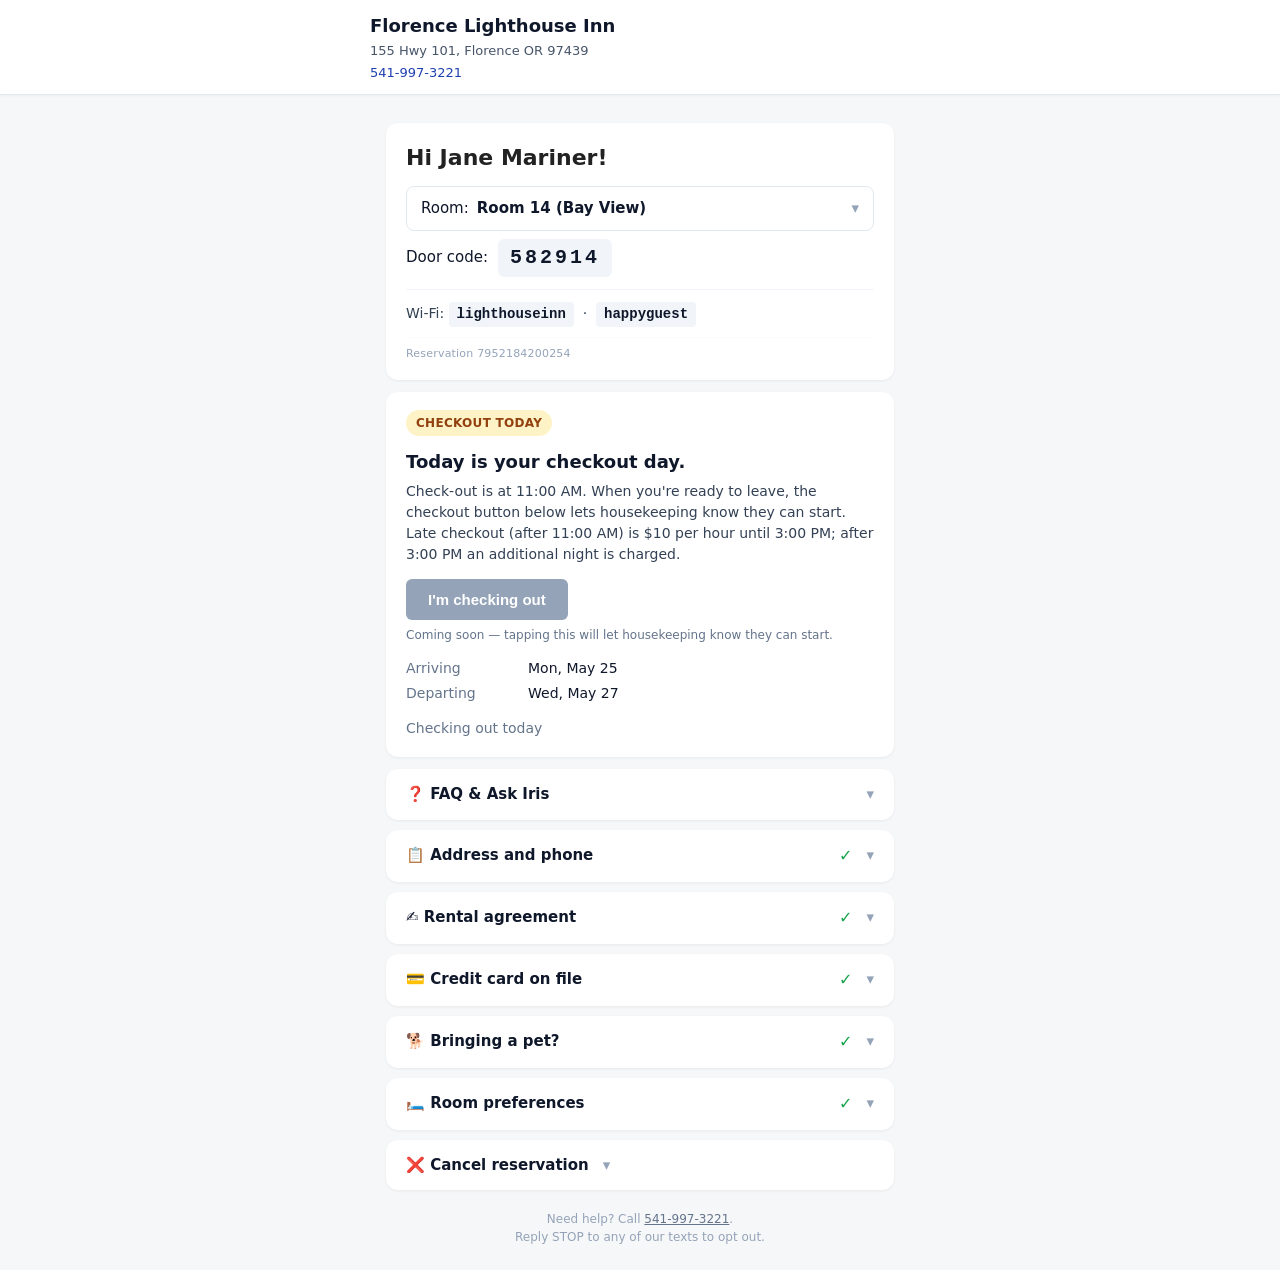
<file: backend/portal_sample_departing_today.html>
<!doctype html>
<html lang="en">
<head>
<meta charset="utf-8" />
<meta name="viewport" content="width=device-width, initial-scale=1" />
<title>Florence Lighthouse Inn — Your stay</title>
<style>
* { box-sizing: border-box; }
body { font-family: -apple-system, BlinkMacSystemFont, "Segoe UI", system-ui, sans-serif;
       background: #f6f7f9; color: #222; margin: 0; padding: 0;
       line-height: 1.5; }
.hotel-header { position: sticky; top: 0; z-index: 10; background: #fff;
                border-bottom: 1px solid #e2e8f0;
                box-shadow: 0 1px 3px rgba(0,0,0,0.04);
                padding: 12px 16px; }
.hotel-header-inner { max-width: 540px; margin: 0 auto; }
.hotel-name { font-size: 18px; font-weight: 700; color: #0f172a; }
.hotel-name a { color: inherit; text-decoration: none; }
.hotel-name a:hover { text-decoration: underline; }
.hotel-meta { font-size: 13px; color: #475569; margin-top: 2px; }
.hotel-meta a { color: inherit; text-decoration: none; }
.hotel-meta a[href^="tel:"] { color: #1e40af; }
.hotel-meta a:hover { text-decoration: underline; }
/* Welcome box: greeting + room/door-code/wifi consolidated into one section.
   Replaces the old separate Room & door code / WiFi / Your info accordions. */
.welcome-box { padding-top: 14px; padding-bottom: 14px; }
.welcome-box h1 { margin: 0 0 12px; }
.welcome-room { margin: 4px 0 12px; }
.welcome-room .door-code-line { font-size: 15px; color: #0f172a; margin: 8px 0 0;
                                display: flex; align-items: center; gap: 10px; flex-wrap: wrap; }
.welcome-room .door-code-line .code-pill { font-family: ui-monospace, SFMono-Regular, Menlo, monospace;
    font-size: 20px; font-weight: 700; letter-spacing: 3px;
    background: #f1f5f9; border-radius: 6px; padding: 4px 12px; color: #0f172a; user-select: all; }
.welcome-room details.room-directions { background: transparent; box-shadow: none;
    border: 1px solid #e2e8f0; border-radius: 8px; margin: 0; }
.welcome-room details.room-directions > summary { padding: 10px 14px; font-size: 15px;
    color: #0f172a; font-weight: 500; cursor: pointer; }
.welcome-room details.room-directions > summary strong { font-weight: 700; }
.welcome-room details.room-directions > summary::after { content: "\25BE"; margin-left: auto;
    color: #94a3b8; transition: transform 0.15s ease; }
.welcome-room details.room-directions[open] > summary::after { transform: rotate(180deg); }
.welcome-room details.room-directions > summary { display: flex; align-items: center; gap: 8px; }
.welcome-room details.room-directions > summary::-webkit-details-marker { display: none; }
.welcome-room details.room-directions > summary:hover { background: #f8fafc; }
.welcome-room details.room-directions .directions-body { padding: 4px 14px 14px; color: #334155;
    font-size: 14px; }
.welcome-wifi { font-size: 14px; color: #334155; margin: 12px 0 0;
                padding-top: 12px; border-top: 1px solid #f1f5f9; }
.welcome-wifi .wifi-creds { font-family: ui-monospace, SFMono-Regular, Menlo, monospace;
                            background: #f1f5f9; border-radius: 4px; padding: 2px 8px;
                            user-select: all; font-weight: 600; color: #0f172a; }
/* Tiny reservation-ID line at the bottom of the welcome box. Out of the
   way but findable if support needs the number. */
.welcome-resid { font-size: 11px; color: #94a3b8; margin: 10px 0 0;
                 padding-top: 8px; border-top: 1px solid #f8fafc; letter-spacing: 0.2px; }
.wrap { max-width: 540px; margin: 0 auto; padding: 16px; }
h1 { font-size: 22px; margin: 0 0 8px; }
.section { background: #fff; border-radius: 12px; padding: 18px 20px; margin: 12px 0;
           box-shadow: 0 1px 3px rgba(0,0,0,0.06); }
.section h2 { font-size: 16px; margin: 0 0 10px; color: #0f172a; display: flex; align-items: center; gap: 8px; }
.section h2 .icon { font-size: 18px; }
.section p { margin: 6px 0; color: #334155; font-size: 14px; }
.kv { display: grid; grid-template-columns: 110px 1fr; gap: 4px 12px; font-size: 14px; }
.kv dt { color: #64748b; font-weight: 500; }
.kv dd { margin: 0; color: #0f172a; }
.wifi-creds { font-family: ui-monospace, SFMono-Regular, Menlo, monospace;
              background: #f1f5f9; border-radius: 6px; padding: 6px 10px;
              display: inline-block; user-select: all; }
.code-display { font-family: ui-monospace, SFMono-Regular, Menlo, monospace;
                font-size: 28px; font-weight: 700; letter-spacing: 4px;
                background: #f1f5f9; border-radius: 8px; padding: 10px 16px;
                display: inline-block; color: #0f172a; user-select: all; }
.badge { display: inline-block; font-size: 12px; font-weight: 600; padding: 4px 10px;
         border-radius: 999px; letter-spacing: 0.3px; text-transform: uppercase; }
.badge.info    { background: #dbeafe; color: #1e40af; }
.badge.primary { background: #dcfce7; color: #166534; }
.badge.warn    { background: #fef3c7; color: #92400e; }
.badge.muted   { background: #e2e8f0; color: #475569; }
.badge.ok      { background: #dcfce7; color: #166534; }
.headline { font-size: 18px; font-weight: 600; color: #0f172a; margin: 12px 0 6px; }
.countdown { font-size: 14px; color: #1e40af; font-weight: 600; margin-top: 4px; }
.countdown.muted { color: #64748b; font-weight: 500; }
/* Native <details>/<summary> accordion. No JS. */
details.accord { background: #fff; border-radius: 12px; margin: 10px 0;
                 box-shadow: 0 1px 3px rgba(0,0,0,0.06); overflow: hidden; }
details.accord > summary { list-style: none; cursor: pointer; padding: 14px 20px;
                           font-weight: 600; color: #0f172a; font-size: 15px;
                           display: flex; align-items: center; gap: 10px; }
details.accord > summary::-webkit-details-marker { display: none; }
details.accord > summary .accord-title { flex: 1; }
details.accord > summary .accord-check { color: #16a34a; font-weight: 700;
                                          font-size: 16px; display: none; }
details.accord.complete > summary .accord-check { display: inline-block; }
details.accord > summary::after { content: "\25BE"; margin-left: 4px; color: #94a3b8;
                                  transition: transform 0.15s ease; }
details.accord[open] > summary::after { transform: rotate(180deg); }
details.accord > summary:hover { background: #f8fafc; }
.accord-body { padding: 4px 20px 18px; color: #334155; font-size: 14px; }
.accord-body p { margin: 6px 0; }
.accord-body .hint { color: #64748b; font-style: italic; }
.coming-soon ul { margin: 4px 0 0; padding-left: 20px; color: #64748b; }
.coming-soon li { margin: 4px 0; }
.gated-prompt { background: #fef3c7; border-left: 3px solid #f59e0b;
                padding: 10px 14px; border-radius: 6px; margin: 6px 0;
                color: #78350f; font-size: 14px; }
.saved-banner { background: #dcfce7; border-left: 3px solid #16a34a;
                padding: 10px 14px; border-radius: 6px; margin: 0 0 12px;
                color: #14532d; font-size: 14px; font-weight: 500; }
form.contact label { display: block; font-size: 13px; font-weight: 500;
                     color: #475569; margin: 10px 0 4px; }
form.contact input[type="text"],
form.contact input[type="tel"],
form.contact input[type="email"] {
    width: 100%; padding: 9px 11px; font-size: 15px;
    border: 1px solid #cbd5e1; border-radius: 6px; box-sizing: border-box;
}
/* Browser-native validation: a non-empty tel/email that doesn't match its
   pattern (or type=email format) renders red. Empty optional fields stay
   :valid -- pattern only fires when there's a value. */
form.contact input[type="tel"]:invalid,
form.contact input[type="email"]:invalid,
form.contact input.server-invalid {
    border-color: #ef4444; background: #fef2f2;
}
form.contact .row { display: grid; grid-template-columns: 2fr 1fr 1fr; gap: 8px; }
form.contact .row label { grid-column: span 1; }
form.contact .consent-block { background: #f8fafc; border-radius: 8px;
                              padding: 12px 14px; margin-top: 14px;
                              font-size: 13px; color: #334155; }
form.contact .consent-block label { display: flex; gap: 8px; align-items: flex-start;
                                    cursor: pointer; margin: 0; font-weight: 500;
                                    color: #0f172a; font-size: 14px; }
form.contact .consent-block input[type="checkbox"] { margin-top: 3px; }
form.contact .consent-fine { color: #64748b; margin-top: 6px; font-size: 12px;
                             line-height: 1.45; }
form.contact button { margin-top: 14px; width: 100%; padding: 12px;
                      background: #2563eb; color: white; border: 0;
                      border-radius: 6px; font-size: 15px; font-weight: 600;
                      cursor: pointer; }
form.contact button:hover { background: #1d4ed8; }
form.contact.pet label.pet-choice { display: flex; align-items: center;
    gap: 10px; margin: 8px 0; padding: 10px 12px; cursor: pointer;
    font-weight: 500; color: #0f172a; font-size: 14px;
    border: 1px solid #e2e8f0; border-radius: 8px; background: #fff; }
form.contact.pet label.pet-choice:hover { background: #f8fafc; }
form.contact.pet label.pet-choice em { color: #64748b; font-style: normal; }
form.contact.sign .agreement-text { font-size: 13px; color: #334155;
    background: #f8fafc; border-radius: 8px; padding: 12px 14px;
    max-height: 240px; overflow-y: auto; white-space: pre-wrap;
    border: 1px solid #e2e8f0; margin: 8px 0 14px; }
form.contact.sign .sig-wrap { position: relative; border: 1px solid #cbd5e1;
    border-radius: 8px; background: #fff; }
form.contact.sign canvas.sig-pad { display: block; width: 100%;
    height: 160px; touch-action: none; cursor: crosshair;
    border-radius: 8px; }
form.contact.sign .sig-clear { position: absolute; top: 6px; right: 6px;
    background: #fff; border: 1px solid #cbd5e1; color: #475569;
    font-size: 12px; padding: 4px 10px; border-radius: 6px;
    cursor: pointer; }
form.contact.sign .sig-clear:hover { background: #f1f5f9; }
form.contact.sign .sig-hint { font-size: 12px; color: #94a3b8;
    margin-top: 4px; }
.signed-summary { background: #f0fdf4; border-left: 3px solid #16a34a;
    border-radius: 8px; padding: 12px 14px; color: #14532d; font-size: 14px; }
.signed-summary p { margin: 4px 0; }
.signed-summary .label { color: #16a34a; font-weight: 700;
    font-size: 13px; text-transform: uppercase; letter-spacing: 0.5px; }
.card-list { margin: 6px 0 14px; }
.card-row { display: flex; align-items: center; gap: 10px;
    border: 1px solid #e2e8f0; border-radius: 8px; padding: 10px 14px;
    margin: 6px 0; background: #fff; font-size: 14px; }
.card-row.virtual { border-color: #fbbf24; background: #fffbeb; }
.card-brand { font-weight: 600; color: #0f172a; min-width: 70px; }
.card-last4 { font-family: ui-monospace, SFMono-Regular, Menlo, monospace;
    color: #475569; letter-spacing: 1px; }
.card-tag { margin-left: auto; font-size: 12px; padding: 2px 8px;
    border-radius: 999px; font-weight: 600; }
.card-tag.ok { background: #dcfce7; color: #166534; }
.card-tag.warn { background: #fef3c7; color: #92400e; }
.card-info { font-size: 13px; color: #475569; margin: 6px 0 10px; }
#stripe-card-element { padding: 11px 12px; border: 1px solid #cbd5e1;
    border-radius: 6px; background: #fff; }
#stripe-card-error { color: #b91c1c; font-size: 13px; min-height: 18px;
    margin-top: 6px; }
.add-card-btn { display: inline-block; padding: 12px 22px;
    background: #2563eb; color: white; border-radius: 6px;
    font-size: 15px; font-weight: 600; text-decoration: none;
    margin-top: 6px; cursor: pointer; }
.add-card-btn:hover { background: #1d4ed8; }
.card-link-frame { width: 100%; height: 700px; border: 1px solid #cbd5e1;
    border-radius: 8px; margin-top: 16px; background: #fff; }
.card-link-fallback { background: #fef3c7; border-left: 3px solid #f59e0b;
    border-radius: 6px; padding: 12px 14px; margin-top: 16px;
    color: #78350f; font-size: 14px; }
.card-link-loading { padding: 40px 20px; text-align: center; color: #64748b; }
.card-link-loading .spinner {
    display: inline-block; width: 32px; height: 32px;
    border: 3px solid #e2e8f0; border-top-color: #2563eb;
    border-radius: 50%; animation: spin 0.8s linear infinite;
    margin-bottom: 10px;
}
@keyframes spin { to { transform: rotate(360deg); } }
/* Inline checkout button -- rendered in the status section on
   departing_today, not as a standalone accordion. */
.checkout-action { margin: 14px 0 6px; }
.checkout-btn { display: inline-block; padding: 12px 22px; background: #16a34a;
    color: white; border: 0; border-radius: 6px; font-size: 15px;
    font-weight: 600; cursor: pointer; }
.checkout-btn:disabled { background: #94a3b8; cursor: not-allowed; }
.checkout-btn:hover:not(:disabled) { background: #15803d; }
.checkout-action .hint { color: #64748b; font-size: 12px; margin-top: 6px; }
/* Room preferences -- two-zone drag-and-drop. Sortable.js handles the
   actual dragging; this just styles the zones + cards. */
.prefs-intro { color: #475569; font-size: 13px; margin: 4px 0 12px; }
.prefs-zones { display: grid; grid-template-columns: 1fr; gap: 14px; }
.prefs-zone { background: #f8fafc; border: 1px solid #e2e8f0;
    border-radius: 10px; padding: 12px 12px 14px; }
.prefs-zone h3 { margin: 0 0 8px; font-size: 13px; font-weight: 700;
    color: #334155; text-transform: uppercase; letter-spacing: 0.5px; }
.prefs-zone.matters h3 { color: #0f172a; }
.prefs-zone.matters { background: #ecfeff; border-color: #a5f3fc; }
.prefs-list { list-style: none; margin: 0; padding: 0; min-height: 36px; }
.prefs-list:empty::after { content: attr(data-empty); display: block;
    color: #94a3b8; font-style: italic; font-size: 13px;
    padding: 8px 6px; }
.pref-item { display: flex; align-items: center; gap: 10px;
    background: #fff; border: 1px solid #cbd5e1; border-radius: 8px;
    padding: 9px 12px; margin: 6px 0; cursor: grab;
    user-select: none; -webkit-user-select: none; touch-action: none; }
.pref-item:active { cursor: grabbing; }
.pref-handle { color: #94a3b8; font-size: 16px; line-height: 1;
    font-weight: 700; flex-shrink: 0; }
.pref-label { color: #0f172a; font-size: 14px; font-weight: 600; }
.pref-label small { display: block; color: #64748b; font-size: 12px;
    font-weight: 400; margin-top: 2px; }
.pref-priority { background: #06b6d4; color: #fff; font-size: 11px;
    font-weight: 700; min-width: 22px; height: 22px; border-radius: 999px;
    display: inline-flex; align-items: center; justify-content: center;
    margin-left: auto; flex-shrink: 0; padding: 0 6px; }
.sortable-ghost { opacity: 0.45; }
.sortable-drag { box-shadow: 0 6px 18px rgba(0,0,0,0.15); }
.prefs-form button { margin-top: 14px; width: 100%; padding: 12px;
    background: #2563eb; color: white; border: 0; border-radius: 6px;
    font-size: 15px; font-weight: 600; cursor: pointer; }
.prefs-form button:hover { background: #1d4ed8; }
.prefs-locked-note { font-size: 13px; color: #64748b; font-style: italic;
    margin: 8px 0 12px; }
.prefs-readonly-list { margin: 0; padding-left: 22px; color: #0f172a;
    font-size: 14px; }
.prefs-readonly-list li { margin: 4px 0; }
.prefs-readonly-empty { color: #94a3b8; font-style: italic; font-size: 13px; }
/* FAQ + Ask Iris -- live-matching text input, expandable matches, LLM fallback. */
.faq-intro { color: #475569; font-size: 13px; margin: 4px 0 10px; }
.faq-search { width: 100%; padding: 10px 12px; font-size: 15px;
    border: 1px solid #cbd5e1; border-radius: 8px; box-sizing: border-box;
    background: #fff; }
.faq-search:focus { outline: 2px solid #06b6d4; outline-offset: -1px; }
.faq-status { font-size: 12px; color: #64748b; margin: 4px 2px 8px;
    min-height: 16px; }
.faq-results { margin: 0; padding: 0; list-style: none; }
.faq-result { background: #fff; border: 1px solid #e2e8f0;
    border-radius: 8px; margin: 6px 0; }
.faq-result summary { padding: 10px 14px; cursor: pointer;
    font-size: 14px; font-weight: 600; color: #0f172a;
    display: flex; align-items: center; gap: 8px;
    list-style: none; }
.faq-result summary::-webkit-details-marker { display: none; }
.faq-result summary::after { content: "\25BE"; margin-left: auto;
    color: #94a3b8; transition: transform 0.15s ease; }
.faq-result[open] summary::after { transform: rotate(180deg); }
.faq-result summary:hover { background: #f8fafc; }
.faq-answer { padding: 4px 14px 14px; color: #334155; font-size: 14px;
    line-height: 1.5; white-space: pre-wrap; }
.faq-no-match { color: #64748b; font-size: 13px; margin: 8px 2px;
    font-style: italic; }
.faq-ask-iris-btn { display: none; padding: 11px 18px; margin-top: 6px;
    background: #06b6d4; color: white; border: 0; border-radius: 6px;
    font-size: 14px; font-weight: 600; cursor: pointer; }
.faq-ask-iris-btn:hover { background: #0891b2; }
.faq-ask-iris-btn:disabled { background: #94a3b8; cursor: not-allowed; }
.faq-ask-iris-pending { color: #64748b; font-size: 13px;
    font-style: italic; margin: 8px 2px; display: none; }
.faq-iris-response { display: none; margin-top: 12px; padding: 14px 16px;
    background: #ecfeff; border: 1px solid #a5f3fc; border-radius: 10px; }
.faq-iris-response .iris-label { font-size: 11px; font-weight: 700;
    color: #0891b2; text-transform: uppercase; letter-spacing: 0.5px;
    margin-bottom: 6px; }
.faq-iris-response .iris-answer { color: #0f172a; font-size: 14px;
    line-height: 1.55; white-space: pre-wrap; }
.faq-iris-response .iris-meta { font-size: 11px; color: #64748b;
    margin-top: 8px; }
.faq-blocked { color: #92400e; background: #fef3c7;
    border: 1px solid #fcd34d; border-radius: 8px;
    padding: 10px 14px; font-size: 13px; }
.footer { text-align: center; color: #94a3b8; font-size: 12px; margin: 20px 0 8px; }
.footer a { color: #64748b; }
</style>
</head>
<body><div class="hotel-header"><div class="hotel-header-inner"><div class="hotel-name"><a href="https://www.google.com/maps/search/?api=1&query=Florence+Lighthouse+Inn+155+Hwy+101%2C+Florence+OR+97439" target="_blank" rel="noopener">Florence Lighthouse Inn</a></div><div class="hotel-meta"><a href="https://www.google.com/maps/search/?api=1&query=Florence+Lighthouse+Inn+155+Hwy+101%2C+Florence+OR+97439" target="_blank" rel="noopener">155 Hwy 101, Florence OR 97439</a></div><div class="hotel-meta"><a href="tel:+15419973221">541-997-3221</a></div></div></div><div class="wrap">
<div class="section welcome-box">
    <h1>Hi Jane Mariner!</h1>
    <div class="welcome-room">
        <details class="room-directions"><summary>Room: <strong>Room 14 (Bay View)</strong></summary><div class="directions-body"><p>Directions to your room will appear here. If you can't find it, please call the front desk at <a href="tel:+15419973221">541-997-3221</a>.</p></div></details><div class="door-code-line">Door code: <span class="code-pill">582914</span></div>
    </div>
    <div class="welcome-wifi">
        Wi-Fi: <span class="wifi-creds">lighthouseinn</span>
        &nbsp;·&nbsp; <span class="wifi-creds">happyguest</span>
    </div>
    <div class="welcome-resid">Reservation 7952184200254</div>
</div>

<div class="section">
    <span class="badge warn">Checkout today</span>
    <div class="headline">Today is your checkout day.</div>
    <p>Check-out is at 11:00 AM. When you're ready to leave, the checkout button below lets housekeeping know they can start. Late checkout (after 11:00 AM) is $10 per hour until 3:00 PM; after 3:00 PM an additional night is charged.</p><div class="checkout-action">
    <button type="button" class="checkout-btn" disabled>I'm checking out</button>
    <p class="hint">Coming soon — tapping this will let housekeeping know they can start.</p>
</div>
    <dl class="kv">
        <dt>Arriving</dt><dd>Mon, May 25</dd>
        <dt>Departing</dt><dd>Wed, May 27</dd>
    </dl>
    <div class="countdown muted">Checking out today</div>
</div>

<details class="accord " id="faq-section" >
    <summary>
        <span class="accord-title">❓ FAQ &amp; Ask Iris</span>
        <span class="accord-check" aria-label="completed">✓</span>
    </summary>
    <div class="accord-body">
<p class="faq-intro">Ask anything about the hotel, the area, or your stay. Start typing and we'll try to find the answer below.</p>
<input type="text" id="faq-search" class="faq-search"
       placeholder="Type a question..." autocomplete="off"
       aria-label="Ask a question" />
<div id="faq-status" class="faq-status" aria-live="polite"></div>
<ul id="faq-results" class="faq-results"></ul>
<p id="faq-no-match" class="faq-no-match" style="display:none">
    No FAQ entry matched your question.
</p>
<p id="faq-ask-iris-pending" class="faq-ask-iris-pending"></p>
<button type="button" id="faq-ask-iris-btn" class="faq-ask-iris-btn">
    Ask Iris (longer answer)
</button>
<div id="faq-blocked" class="faq-blocked" style="display:none"></div>
<div id="faq-iris-response" class="faq-iris-response" role="status" aria-live="polite">
    <div class="iris-label">Iris</div>
    <div class="iris-answer"></div>
    <div class="iris-meta"></div>
</div>
<script>
(function() {
    const MATCH_URL = "/g/SAMPLETOKEN/faq-match";
    const ASK_URL = "/g/SAMPLETOKEN/ask-iris";
    const LOG_TAP_URL = "/g/SAMPLETOKEN/log-faq-tap";
    const input = document.getElementById('faq-search');
    const status = document.getElementById('faq-status');
    const results = document.getElementById('faq-results');
    const noMatch = document.getElementById('faq-no-match');
    const askBtn = document.getElementById('faq-ask-iris-btn');
    const askPending = document.getElementById('faq-ask-iris-pending');
    const blocked = document.getElementById('faq-blocked');
    const respBox = document.getElementById('faq-iris-response');
    const respAnswer = respBox.querySelector('.iris-answer');
    const respMeta = respBox.querySelector('.iris-meta');
    if (!input) return;

    let debounceTimer = null;
    let askButtonTimer = null;
    let currentQuestion = '';
    let currentState = null;  // last throttle state from server

    function escapeHtml(s) {
        return String(s == null ? '' : s)
            .replace(/&/g, '&amp;')
            .replace(/</g, '&lt;')
            .replace(/>/g, '&gt;')
            .replace(/"/g, '&quot;');
    }

    function clearResults() {
        results.innerHTML = '';
        noMatch.style.display = 'none';
        askBtn.style.display = 'none';
        askPending.style.display = 'none';
        blocked.style.display = 'none';
        if (askButtonTimer) { clearTimeout(askButtonTimer); askButtonTimer = null; }
    }

    // Track which (question, slug) pairs we've already logged. Without
    // this, every accordion open/close fires the toggle event again --
    // we don't want to double-log a guest who closes and re-opens the
    // same entry.
    const tappedThisSession = new Set();

    function renderMatches(matches) {
        results.innerHTML = matches.map(function(m) {
            return '<li><details class="faq-result" data-slug="' + escapeHtml(m.slug) + '">'
                + '<summary>' + escapeHtml(m.question) + '</summary>'
                + '<div class="faq-answer">' + escapeHtml(m.answer) + '</div>'
                + '</details></li>';
        }).join('');
        // Bind a single `toggle` listener per <details>. Fires every
        // open AND close, so we filter inside.
        Array.from(results.querySelectorAll('details.faq-result')).forEach(function(d) {
            d.addEventListener('toggle', function() {
                if (!d.open) return;
                const slug = d.getAttribute('data-slug') || '';
                if (!slug || !currentQuestion) return;
                const tapKey = currentQuestion + '|' + slug;
                if (tappedThisSession.has(tapKey)) return;
                tappedThisSession.add(tapKey);
                // Fire-and-forget. Logging failures shouldn't disrupt
                // the guest's UX; we'll lose the data point and move on.
                fetch(LOG_TAP_URL, {
                    method: 'POST',
                    credentials: 'same-origin',
                    headers: { 'Content-Type': 'application/json' },
                    body: JSON.stringify({ question: currentQuestion, slug: slug }),
                }).catch(function() { /* swallow */ });
            });
        });
    }

    function showAskIris(state) {
        if (!currentQuestion || currentQuestion.length < 3) {
            // Don't offer the LLM for trivially short input -- avoids
            // accidental quota burn.
            return;
        }
        if (state.blocked) {
            blocked.textContent = state.blocked_message || 'Daily question limit reached.';
            blocked.style.display = '';
            return;
        }
        const delay = Math.max(0, state.delay_seconds || 0);
        if (delay > 0) {
            askPending.textContent = 'Iris is preparing... (' + delay + 's)';
            askPending.style.display = '';
            let remaining = delay;
            askButtonTimer = setInterval(function() {
                remaining--;
                if (remaining <= 0) {
                    clearInterval(askButtonTimer); askButtonTimer = null;
                    askPending.style.display = 'none';
                    askBtn.style.display = '';
                } else {
                    askPending.textContent = 'Iris is preparing... (' + remaining + 's)';
                }
            }, 1000);
        } else {
            askBtn.style.display = '';
        }
        const remaining_count = (state.daily_limit || 0) - (state.used_today || 0);
        if (remaining_count > 0 && remaining_count <= 5) {
            askBtn.textContent = 'Ask Iris (longer answer) - ' + remaining_count + ' left today';
        } else {
            askBtn.textContent = 'Ask Iris (longer answer)';
        }
    }

    async function fetchMatches(q) {
        currentQuestion = q;
        clearResults();
        if (!q || q.length < 2) {
            status.textContent = '';
            return;
        }
        status.textContent = 'Searching...';
        try {
            const resp = await fetch(MATCH_URL + '?q=' + encodeURIComponent(q), {
                method: 'GET', credentials: 'same-origin',
            });
            const data = await resp.json().catch(function() { return {}; });
            currentState = data.throttle || {};
            status.textContent = '';
            if (data.matches && data.matches.length > 0) {
                renderMatches(data.matches);
            } else {
                noMatch.style.display = '';
                showAskIris(currentState);
            }
        } catch (ex) {
            status.textContent = 'Search failed: ' + (ex && ex.message || ex);
        }
    }

    input.addEventListener('input', function() {
        const q = input.value.trim();
        if (debounceTimer) clearTimeout(debounceTimer);
        debounceTimer = setTimeout(function() { fetchMatches(q); }, 300);
    });

    askBtn.addEventListener('click', async function() {
        if (!currentQuestion) return;
        askBtn.disabled = true;
        askBtn.textContent = 'Asking Iris...';
        respBox.style.display = 'none';
        try {
            const resp = await fetch(ASK_URL, {
                method: 'POST',
                credentials: 'same-origin',
                headers: { 'Content-Type': 'application/json' },
                body: JSON.stringify({ question: currentQuestion }),
            });
            const data = await resp.json().catch(function() { return {}; });
            if (data.answer) {
                respAnswer.textContent = data.answer;
                respMeta.textContent = data.web_search_used
                    ? '(answer used a web search for current info)'
                    : '';
                respBox.style.display = '';
            } else if (data.error) {
                respAnswer.textContent = 'I could not reach the LLM right now. Please call the front desk at 541-997-3221.';
                respMeta.textContent = '';
                respBox.style.display = '';
            }
            if (data.throttle) {
                currentState = data.throttle;
                if (currentState.blocked) {
                    askBtn.style.display = 'none';
                    blocked.textContent = currentState.blocked_message || '';
                    blocked.style.display = '';
                }
            }
        } catch (ex) {
            respAnswer.textContent = 'Network error: ' + (ex && ex.message || ex);
            respMeta.textContent = '';
            respBox.style.display = '';
        } finally {
            askBtn.disabled = false;
            askBtn.textContent = 'Ask Iris (longer answer)';
        }
    });
})();
</script>
</div>
</details>

<details class="accord complete" id="contact-section" >
    <summary>
        <span class="accord-title">📋 Address and phone</span>
        <span class="accord-check" aria-label="completed">✓</span>
    </summary>
    <div class="accord-body">
<form class="contact" method="post" action="/g/SAMPLETOKEN/contact" novalidate>
    <label for="address1">Street address</label>
    <input type="text" id="address1" name="address1" value="812 SW Coastal Way" autocomplete="address-line1" />

    <label for="address2">Apt / suite (optional)</label>
    <input type="text" id="address2" name="address2" value="" autocomplete="address-line2" />

    <div class="row">
        <div>
            <label for="city">City</label>
            <input type="text" id="city" name="city" value="Portland" autocomplete="address-level2" />
        </div>
        <div>
            <label for="state">State / Region</label>
            <input type="text" id="state" name="state" value="OR" autocomplete="address-level1" />
        </div>
        <div>
            <label for="zip_code">ZIP / Postal</label>
            <input type="text" id="zip_code" name="zip_code" value="97205" autocomplete="postal-code" />
        </div>
    </div>

    <label for="country">Country</label>
    <input type="text" id="country" name="country" value="US" autocomplete="country" />

    <label for="cell_phone">Cell phone (for texts)</label>
    <input type="tel" id="cell_phone" name="cell_phone" value="(503)-555-1234"
           class=""
           autocomplete="tel" inputmode="tel"
           pattern="[\+\d\s\(\)\-\.]{7,}"
           title="At least 7 digits, e.g. (541)-555-7890 or +44 7911 123 456" />

    <label for="phone">Other phone (optional)</label>
    <input type="tel" id="phone" name="phone" value="(503)-555-1234"
           class=""
           autocomplete="tel" inputmode="tel"
           pattern="[\+\d\s\(\)\-\.]{7,}"
           title="At least 7 digits, e.g. (541)-555-7890 or +44 7911 123 456" />

    <label for="email">Email</label>
    <input type="email" id="email" name="email" value="jane.mariner@example.com" autocomplete="email" />

    <div class="consent-block">
        <label for="sms_consent">
            <input type="checkbox" id="sms_consent" name="sms_consent" value="yes"  />
            <span>This phone can receive text messages, and I agree to receive booking-related texts from Lighthouse Inn (reservation reminders, door codes, check-out prompts). Message frequency varies. Reply STOP at any time to opt out. Reply HELP for help. Message and data rates may apply.</span>
        </label>
        <p class="consent-fine">Consent is not a condition of any purchase. Texts go to the cell phone above.</p>
    </div>

    <button type="submit">Save</button>
</form>
</div>
</details>

<details class="accord complete" id="sign-section" >
    <summary>
        <span class="accord-title">✍️ Rental agreement</span>
        <span class="accord-check" aria-label="completed">✓</span>
    </summary>
    <div class="accord-body">
<div class="signed-summary">
    <p><span class="label">Signed</span> by Jane Mariner</p>
    <p><span class="label">When</span> May 28, 2026 at 06:09 UTC</p>
    <p><span class="label">PDF</span> Attached to your Cloudbeds reservation.</p>
    <p style="margin-top:10px; color:#475569; font-size:12px;">
        To re-sign, please contact the front desk.
    </p>
</div>
</div>
</details>

<details class="accord complete" id="card-section" >
    <summary>
        <span class="accord-title">💳 Credit card on file</span>
        <span class="accord-check" aria-label="completed">✓</span>
    </summary>
    <div class="accord-body"><div class="card-list"><div class="card-row"><span class="card-brand">Visa</span><span class="card-last4">**** 4242</span><span class="card-tag ok">On file</span></div></div><p class="card-info">A card is on file for incidentals. Cards are charged on the morning of your scheduled arrival. You can replace the card by adding a new one below.</p>
<form id="card-form" novalidate>
    <label for="cardholder-name" style="display:block;font-size:13px;font-weight:500;color:#475569;margin:10px 0 4px;">Cardholder name</label>
    <input type="text" id="cardholder-name" autocomplete="cc-name"
           value="Jane Mariner" placeholder="As shown on the card"
           style="width:100%;padding:9px 11px;font-size:15px;border:1px solid #cbd5e1;border-radius:6px;box-sizing:border-box;" />
    <label style="display:block;font-size:13px;font-weight:500;color:#475569;margin:10px 0 4px;">Card details</label>
    <div id="stripe-card-element"></div>
    <div id="stripe-card-error" role="alert"></div>
    <button id="card-submit-btn" type="submit" class="add-card-btn"
            style="border:0;width:100%;margin-top:12px;">Add card to reservation</button>
</form>
<p class="card-info" style="margin-top:8px;font-size:12px;">
    Your card details go directly to our payment processor. We never see or
    store the card number ourselves.
</p>
<script src="https://js.stripe.com/v3/"></script>
<script>
(function() {
    const PK = "pk_live_51GxYvfCkb5UaC5yLKjotmnTBp7MYbmiTqeNvDluaevZJ7xSsbL7RC4f3ZQdglMa9IVY6iPkpfDCdSJGrgdiyvuRo00jZpsTHkv";
    const ACTION_URL = "/g/SAMPLETOKEN/cards";
    const RELOAD_URL = "/g/SAMPLETOKEN?saved=card#card-section";
    const stripe = Stripe(PK);
    const elements = stripe.elements();
    const cardElement = elements.create('card', {
        style: {
            base: {
                fontFamily: '"Segoe UI", system-ui, sans-serif',
                fontSize: '15px',
                color: '#0f172a',
                '::placeholder': { color: '#94a3b8' },
            },
        },
    });
    cardElement.mount('#stripe-card-element');
    const errEl = document.getElementById('stripe-card-error');
    cardElement.on('change', function(ev) {
        errEl.textContent = ev.error ? ev.error.message : '';
    });
    const form = document.getElementById('card-form');
    const btn = document.getElementById('card-submit-btn');
    const nameInput = document.getElementById('cardholder-name');
    form.addEventListener('submit', async function(e) {
        e.preventDefault();
        const name = (nameInput.value || '').trim();
        if (!name) {
            errEl.textContent = 'Please enter the cardholder name.';
            return;
        }
        btn.disabled = true;
        const oldLabel = btn.textContent;
        btn.textContent = 'Adding card...';
        errEl.textContent = '';
        try {
            const tk = await stripe.createToken(cardElement, { name });
            if (tk.error) {
                errEl.textContent = tk.error.message || 'Could not tokenize the card.';
                return;
            }
            const resp = await fetch(ACTION_URL, {
                method: 'POST',
                headers: { 'Content-Type': 'application/json' },
                body: JSON.stringify({
                    token_id: tk.token.id,
                    token_card: tk.token.card,
                }),
            });
            const data = await resp.json().catch(() => ({}));
            if (resp.ok && data.success) {
                window.location.href = RELOAD_URL;
                return;
            }
            errEl.textContent = data.error || data.detail
                || 'We could not save the card. Please try again.';
        } catch (ex) {
            errEl.textContent = 'Network error: ' + (ex && ex.message ? ex.message : ex);
        } finally {
            btn.disabled = false;
            btn.textContent = oldLabel;
        }
    });
})();
</script>
</div>
</details>

<details class="accord complete" id="pet-section" >
    <summary>
        <span class="accord-title">🐕 Bringing a pet?</span>
        <span class="accord-check" aria-label="completed">✓</span>
    </summary>
    <div class="accord-body">
<form class="contact pet" method="post" action="/g/SAMPLETOKEN/pets" novalidate>
    <p class="hint">Cats are not allowed at the Lighthouse Inn.</p>
    <label class="pet-choice">
        <input type="checkbox" name="dog_count" value="1" checked />
        <span>Yes, I'm bringing a dog(s). <em>($20 dog fee for up to a week)</em></span>
    </label>
    <button type="submit">Save</button>
</form>
</div>
</details>

<details class="accord complete" id="prefs-section" >
    <summary>
        <span class="accord-title">🛏️ Room preferences</span>
        <span class="accord-check" aria-label="completed">✓</span>
    </summary>
    <div class="accord-body"><p class="prefs-locked-note">Preferences are locked once you've checked in. Here's what was on file:</p><ol class="prefs-readonly-list"><li>Bath tub</li>
<li>No carpet</li></ol></div>
</details>

<details class="accord">
    <summary>❌ Cancel reservation</summary>
    <div class="accord-body">
        <p class="hint">Coming soon — view the refund policy and confirm cancellation.</p>
    </div>
</details>

<div class="footer">
    Need help? Call <a href="tel:+15419973221">541-997-3221</a>.<br/>
    Reply STOP to any of our texts to opt out.
</div>
</div></body>
</html>
</file>
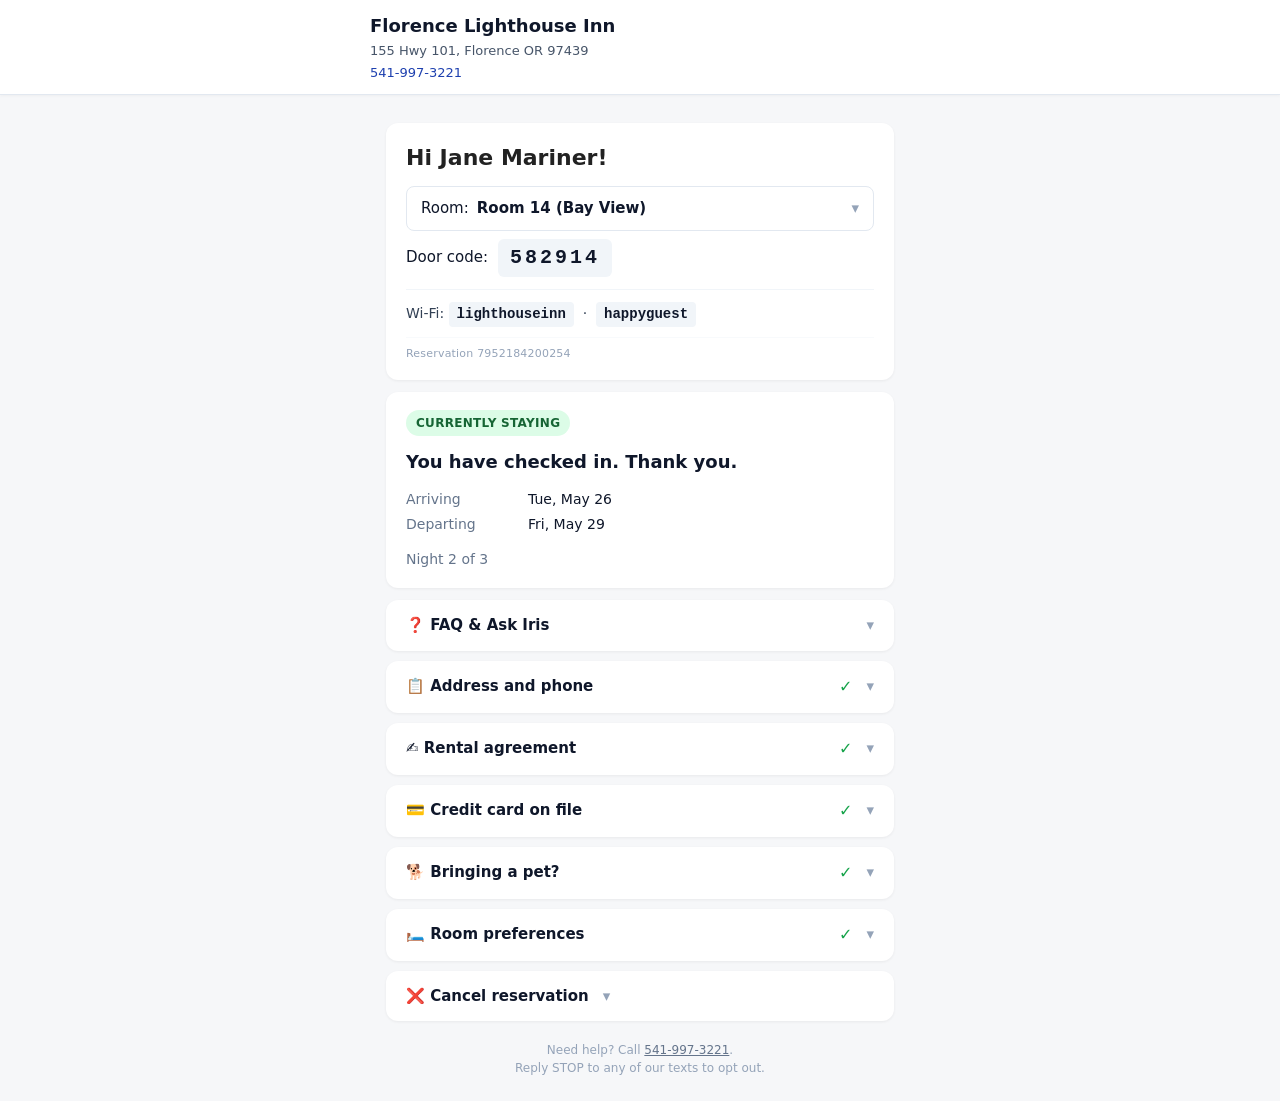
<file: backend/portal_sample_in_house.html>
<!doctype html>
<html lang="en">
<head>
<meta charset="utf-8" />
<meta name="viewport" content="width=device-width, initial-scale=1" />
<title>Florence Lighthouse Inn — Your stay</title>
<style>
* { box-sizing: border-box; }
body { font-family: -apple-system, BlinkMacSystemFont, "Segoe UI", system-ui, sans-serif;
       background: #f6f7f9; color: #222; margin: 0; padding: 0;
       line-height: 1.5; }
.hotel-header { position: sticky; top: 0; z-index: 10; background: #fff;
                border-bottom: 1px solid #e2e8f0;
                box-shadow: 0 1px 3px rgba(0,0,0,0.04);
                padding: 12px 16px; }
.hotel-header-inner { max-width: 540px; margin: 0 auto; }
.hotel-name { font-size: 18px; font-weight: 700; color: #0f172a; }
.hotel-name a { color: inherit; text-decoration: none; }
.hotel-name a:hover { text-decoration: underline; }
.hotel-meta { font-size: 13px; color: #475569; margin-top: 2px; }
.hotel-meta a { color: inherit; text-decoration: none; }
.hotel-meta a[href^="tel:"] { color: #1e40af; }
.hotel-meta a:hover { text-decoration: underline; }
/* Welcome box: greeting + room/door-code/wifi consolidated into one section.
   Replaces the old separate Room & door code / WiFi / Your info accordions. */
.welcome-box { padding-top: 14px; padding-bottom: 14px; }
.welcome-box h1 { margin: 0 0 12px; }
.welcome-room { margin: 4px 0 12px; }
.welcome-room .door-code-line { font-size: 15px; color: #0f172a; margin: 8px 0 0;
                                display: flex; align-items: center; gap: 10px; flex-wrap: wrap; }
.welcome-room .door-code-line .code-pill { font-family: ui-monospace, SFMono-Regular, Menlo, monospace;
    font-size: 20px; font-weight: 700; letter-spacing: 3px;
    background: #f1f5f9; border-radius: 6px; padding: 4px 12px; color: #0f172a; user-select: all; }
.welcome-room details.room-directions { background: transparent; box-shadow: none;
    border: 1px solid #e2e8f0; border-radius: 8px; margin: 0; }
.welcome-room details.room-directions > summary { padding: 10px 14px; font-size: 15px;
    color: #0f172a; font-weight: 500; cursor: pointer; }
.welcome-room details.room-directions > summary strong { font-weight: 700; }
.welcome-room details.room-directions > summary::after { content: "\25BE"; margin-left: auto;
    color: #94a3b8; transition: transform 0.15s ease; }
.welcome-room details.room-directions[open] > summary::after { transform: rotate(180deg); }
.welcome-room details.room-directions > summary { display: flex; align-items: center; gap: 8px; }
.welcome-room details.room-directions > summary::-webkit-details-marker { display: none; }
.welcome-room details.room-directions > summary:hover { background: #f8fafc; }
.welcome-room details.room-directions .directions-body { padding: 4px 14px 14px; color: #334155;
    font-size: 14px; }
.welcome-wifi { font-size: 14px; color: #334155; margin: 12px 0 0;
                padding-top: 12px; border-top: 1px solid #f1f5f9; }
.welcome-wifi .wifi-creds { font-family: ui-monospace, SFMono-Regular, Menlo, monospace;
                            background: #f1f5f9; border-radius: 4px; padding: 2px 8px;
                            user-select: all; font-weight: 600; color: #0f172a; }
/* Tiny reservation-ID line at the bottom of the welcome box. Out of the
   way but findable if support needs the number. */
.welcome-resid { font-size: 11px; color: #94a3b8; margin: 10px 0 0;
                 padding-top: 8px; border-top: 1px solid #f8fafc; letter-spacing: 0.2px; }
.wrap { max-width: 540px; margin: 0 auto; padding: 16px; }
h1 { font-size: 22px; margin: 0 0 8px; }
.section { background: #fff; border-radius: 12px; padding: 18px 20px; margin: 12px 0;
           box-shadow: 0 1px 3px rgba(0,0,0,0.06); }
.section h2 { font-size: 16px; margin: 0 0 10px; color: #0f172a; display: flex; align-items: center; gap: 8px; }
.section h2 .icon { font-size: 18px; }
.section p { margin: 6px 0; color: #334155; font-size: 14px; }
.kv { display: grid; grid-template-columns: 110px 1fr; gap: 4px 12px; font-size: 14px; }
.kv dt { color: #64748b; font-weight: 500; }
.kv dd { margin: 0; color: #0f172a; }
.wifi-creds { font-family: ui-monospace, SFMono-Regular, Menlo, monospace;
              background: #f1f5f9; border-radius: 6px; padding: 6px 10px;
              display: inline-block; user-select: all; }
.code-display { font-family: ui-monospace, SFMono-Regular, Menlo, monospace;
                font-size: 28px; font-weight: 700; letter-spacing: 4px;
                background: #f1f5f9; border-radius: 8px; padding: 10px 16px;
                display: inline-block; color: #0f172a; user-select: all; }
.badge { display: inline-block; font-size: 12px; font-weight: 600; padding: 4px 10px;
         border-radius: 999px; letter-spacing: 0.3px; text-transform: uppercase; }
.badge.info    { background: #dbeafe; color: #1e40af; }
.badge.primary { background: #dcfce7; color: #166534; }
.badge.warn    { background: #fef3c7; color: #92400e; }
.badge.muted   { background: #e2e8f0; color: #475569; }
.badge.ok      { background: #dcfce7; color: #166534; }
.headline { font-size: 18px; font-weight: 600; color: #0f172a; margin: 12px 0 6px; }
.countdown { font-size: 14px; color: #1e40af; font-weight: 600; margin-top: 4px; }
.countdown.muted { color: #64748b; font-weight: 500; }
/* Native <details>/<summary> accordion. No JS. */
details.accord { background: #fff; border-radius: 12px; margin: 10px 0;
                 box-shadow: 0 1px 3px rgba(0,0,0,0.06); overflow: hidden; }
details.accord > summary { list-style: none; cursor: pointer; padding: 14px 20px;
                           font-weight: 600; color: #0f172a; font-size: 15px;
                           display: flex; align-items: center; gap: 10px; }
details.accord > summary::-webkit-details-marker { display: none; }
details.accord > summary .accord-title { flex: 1; }
details.accord > summary .accord-check { color: #16a34a; font-weight: 700;
                                          font-size: 16px; display: none; }
details.accord.complete > summary .accord-check { display: inline-block; }
details.accord > summary::after { content: "\25BE"; margin-left: 4px; color: #94a3b8;
                                  transition: transform 0.15s ease; }
details.accord[open] > summary::after { transform: rotate(180deg); }
details.accord > summary:hover { background: #f8fafc; }
.accord-body { padding: 4px 20px 18px; color: #334155; font-size: 14px; }
.accord-body p { margin: 6px 0; }
.accord-body .hint { color: #64748b; font-style: italic; }
.coming-soon ul { margin: 4px 0 0; padding-left: 20px; color: #64748b; }
.coming-soon li { margin: 4px 0; }
.gated-prompt { background: #fef3c7; border-left: 3px solid #f59e0b;
                padding: 10px 14px; border-radius: 6px; margin: 6px 0;
                color: #78350f; font-size: 14px; }
.saved-banner { background: #dcfce7; border-left: 3px solid #16a34a;
                padding: 10px 14px; border-radius: 6px; margin: 0 0 12px;
                color: #14532d; font-size: 14px; font-weight: 500; }
form.contact label { display: block; font-size: 13px; font-weight: 500;
                     color: #475569; margin: 10px 0 4px; }
form.contact input[type="text"],
form.contact input[type="tel"],
form.contact input[type="email"] {
    width: 100%; padding: 9px 11px; font-size: 15px;
    border: 1px solid #cbd5e1; border-radius: 6px; box-sizing: border-box;
}
/* Browser-native validation: a non-empty tel/email that doesn't match its
   pattern (or type=email format) renders red. Empty optional fields stay
   :valid -- pattern only fires when there's a value. */
form.contact input[type="tel"]:invalid,
form.contact input[type="email"]:invalid,
form.contact input.server-invalid {
    border-color: #ef4444; background: #fef2f2;
}
form.contact .row { display: grid; grid-template-columns: 2fr 1fr 1fr; gap: 8px; }
form.contact .row label { grid-column: span 1; }
form.contact .consent-block { background: #f8fafc; border-radius: 8px;
                              padding: 12px 14px; margin-top: 14px;
                              font-size: 13px; color: #334155; }
form.contact .consent-block label { display: flex; gap: 8px; align-items: flex-start;
                                    cursor: pointer; margin: 0; font-weight: 500;
                                    color: #0f172a; font-size: 14px; }
form.contact .consent-block input[type="checkbox"] { margin-top: 3px; }
form.contact .consent-fine { color: #64748b; margin-top: 6px; font-size: 12px;
                             line-height: 1.45; }
form.contact button { margin-top: 14px; width: 100%; padding: 12px;
                      background: #2563eb; color: white; border: 0;
                      border-radius: 6px; font-size: 15px; font-weight: 600;
                      cursor: pointer; }
form.contact button:hover { background: #1d4ed8; }
form.contact.pet label.pet-choice { display: flex; align-items: center;
    gap: 10px; margin: 8px 0; padding: 10px 12px; cursor: pointer;
    font-weight: 500; color: #0f172a; font-size: 14px;
    border: 1px solid #e2e8f0; border-radius: 8px; background: #fff; }
form.contact.pet label.pet-choice:hover { background: #f8fafc; }
form.contact.pet label.pet-choice em { color: #64748b; font-style: normal; }
form.contact.sign .agreement-text { font-size: 13px; color: #334155;
    background: #f8fafc; border-radius: 8px; padding: 12px 14px;
    max-height: 240px; overflow-y: auto; white-space: pre-wrap;
    border: 1px solid #e2e8f0; margin: 8px 0 14px; }
form.contact.sign .sig-wrap { position: relative; border: 1px solid #cbd5e1;
    border-radius: 8px; background: #fff; }
form.contact.sign canvas.sig-pad { display: block; width: 100%;
    height: 160px; touch-action: none; cursor: crosshair;
    border-radius: 8px; }
form.contact.sign .sig-clear { position: absolute; top: 6px; right: 6px;
    background: #fff; border: 1px solid #cbd5e1; color: #475569;
    font-size: 12px; padding: 4px 10px; border-radius: 6px;
    cursor: pointer; }
form.contact.sign .sig-clear:hover { background: #f1f5f9; }
form.contact.sign .sig-hint { font-size: 12px; color: #94a3b8;
    margin-top: 4px; }
.signed-summary { background: #f0fdf4; border-left: 3px solid #16a34a;
    border-radius: 8px; padding: 12px 14px; color: #14532d; font-size: 14px; }
.signed-summary p { margin: 4px 0; }
.signed-summary .label { color: #16a34a; font-weight: 700;
    font-size: 13px; text-transform: uppercase; letter-spacing: 0.5px; }
.card-list { margin: 6px 0 14px; }
.card-row { display: flex; align-items: center; gap: 10px;
    border: 1px solid #e2e8f0; border-radius: 8px; padding: 10px 14px;
    margin: 6px 0; background: #fff; font-size: 14px; }
.card-row.virtual { border-color: #fbbf24; background: #fffbeb; }
.card-brand { font-weight: 600; color: #0f172a; min-width: 70px; }
.card-last4 { font-family: ui-monospace, SFMono-Regular, Menlo, monospace;
    color: #475569; letter-spacing: 1px; }
.card-tag { margin-left: auto; font-size: 12px; padding: 2px 8px;
    border-radius: 999px; font-weight: 600; }
.card-tag.ok { background: #dcfce7; color: #166534; }
.card-tag.warn { background: #fef3c7; color: #92400e; }
.card-info { font-size: 13px; color: #475569; margin: 6px 0 10px; }
#stripe-card-element { padding: 11px 12px; border: 1px solid #cbd5e1;
    border-radius: 6px; background: #fff; }
#stripe-card-error { color: #b91c1c; font-size: 13px; min-height: 18px;
    margin-top: 6px; }
.add-card-btn { display: inline-block; padding: 12px 22px;
    background: #2563eb; color: white; border-radius: 6px;
    font-size: 15px; font-weight: 600; text-decoration: none;
    margin-top: 6px; cursor: pointer; }
.add-card-btn:hover { background: #1d4ed8; }
.card-link-frame { width: 100%; height: 700px; border: 1px solid #cbd5e1;
    border-radius: 8px; margin-top: 16px; background: #fff; }
.card-link-fallback { background: #fef3c7; border-left: 3px solid #f59e0b;
    border-radius: 6px; padding: 12px 14px; margin-top: 16px;
    color: #78350f; font-size: 14px; }
.card-link-loading { padding: 40px 20px; text-align: center; color: #64748b; }
.card-link-loading .spinner {
    display: inline-block; width: 32px; height: 32px;
    border: 3px solid #e2e8f0; border-top-color: #2563eb;
    border-radius: 50%; animation: spin 0.8s linear infinite;
    margin-bottom: 10px;
}
@keyframes spin { to { transform: rotate(360deg); } }
/* Inline checkout button -- rendered in the status section on
   departing_today, not as a standalone accordion. */
.checkout-action { margin: 14px 0 6px; }
.checkout-btn { display: inline-block; padding: 12px 22px; background: #16a34a;
    color: white; border: 0; border-radius: 6px; font-size: 15px;
    font-weight: 600; cursor: pointer; }
.checkout-btn:disabled { background: #94a3b8; cursor: not-allowed; }
.checkout-btn:hover:not(:disabled) { background: #15803d; }
.checkout-action .hint { color: #64748b; font-size: 12px; margin-top: 6px; }
/* Room preferences -- two-zone drag-and-drop. Sortable.js handles the
   actual dragging; this just styles the zones + cards. */
.prefs-intro { color: #475569; font-size: 13px; margin: 4px 0 12px; }
.prefs-zones { display: grid; grid-template-columns: 1fr; gap: 14px; }
.prefs-zone { background: #f8fafc; border: 1px solid #e2e8f0;
    border-radius: 10px; padding: 12px 12px 14px; }
.prefs-zone h3 { margin: 0 0 8px; font-size: 13px; font-weight: 700;
    color: #334155; text-transform: uppercase; letter-spacing: 0.5px; }
.prefs-zone.matters h3 { color: #0f172a; }
.prefs-zone.matters { background: #ecfeff; border-color: #a5f3fc; }
.prefs-list { list-style: none; margin: 0; padding: 0; min-height: 36px; }
.prefs-list:empty::after { content: attr(data-empty); display: block;
    color: #94a3b8; font-style: italic; font-size: 13px;
    padding: 8px 6px; }
.pref-item { display: flex; align-items: center; gap: 10px;
    background: #fff; border: 1px solid #cbd5e1; border-radius: 8px;
    padding: 9px 12px; margin: 6px 0; cursor: grab;
    user-select: none; -webkit-user-select: none; touch-action: none; }
.pref-item:active { cursor: grabbing; }
.pref-handle { color: #94a3b8; font-size: 16px; line-height: 1;
    font-weight: 700; flex-shrink: 0; }
.pref-label { color: #0f172a; font-size: 14px; font-weight: 600; }
.pref-label small { display: block; color: #64748b; font-size: 12px;
    font-weight: 400; margin-top: 2px; }
.pref-priority { background: #06b6d4; color: #fff; font-size: 11px;
    font-weight: 700; min-width: 22px; height: 22px; border-radius: 999px;
    display: inline-flex; align-items: center; justify-content: center;
    margin-left: auto; flex-shrink: 0; padding: 0 6px; }
.sortable-ghost { opacity: 0.45; }
.sortable-drag { box-shadow: 0 6px 18px rgba(0,0,0,0.15); }
.prefs-form button { margin-top: 14px; width: 100%; padding: 12px;
    background: #2563eb; color: white; border: 0; border-radius: 6px;
    font-size: 15px; font-weight: 600; cursor: pointer; }
.prefs-form button:hover { background: #1d4ed8; }
.prefs-locked-note { font-size: 13px; color: #64748b; font-style: italic;
    margin: 8px 0 12px; }
.prefs-readonly-list { margin: 0; padding-left: 22px; color: #0f172a;
    font-size: 14px; }
.prefs-readonly-list li { margin: 4px 0; }
.prefs-readonly-empty { color: #94a3b8; font-style: italic; font-size: 13px; }
/* FAQ + Ask Iris -- live-matching text input, expandable matches, LLM fallback. */
.faq-intro { color: #475569; font-size: 13px; margin: 4px 0 10px; }
.faq-search { width: 100%; padding: 10px 12px; font-size: 15px;
    border: 1px solid #cbd5e1; border-radius: 8px; box-sizing: border-box;
    background: #fff; }
.faq-search:focus { outline: 2px solid #06b6d4; outline-offset: -1px; }
.faq-status { font-size: 12px; color: #64748b; margin: 4px 2px 8px;
    min-height: 16px; }
.faq-results { margin: 0; padding: 0; list-style: none; }
.faq-result { background: #fff; border: 1px solid #e2e8f0;
    border-radius: 8px; margin: 6px 0; }
.faq-result summary { padding: 10px 14px; cursor: pointer;
    font-size: 14px; font-weight: 600; color: #0f172a;
    display: flex; align-items: center; gap: 8px;
    list-style: none; }
.faq-result summary::-webkit-details-marker { display: none; }
.faq-result summary::after { content: "\25BE"; margin-left: auto;
    color: #94a3b8; transition: transform 0.15s ease; }
.faq-result[open] summary::after { transform: rotate(180deg); }
.faq-result summary:hover { background: #f8fafc; }
.faq-answer { padding: 4px 14px 14px; color: #334155; font-size: 14px;
    line-height: 1.5; white-space: pre-wrap; }
.faq-no-match { color: #64748b; font-size: 13px; margin: 8px 2px;
    font-style: italic; }
.faq-ask-iris-btn { display: none; padding: 11px 18px; margin-top: 6px;
    background: #06b6d4; color: white; border: 0; border-radius: 6px;
    font-size: 14px; font-weight: 600; cursor: pointer; }
.faq-ask-iris-btn:hover { background: #0891b2; }
.faq-ask-iris-btn:disabled { background: #94a3b8; cursor: not-allowed; }
.faq-ask-iris-pending { color: #64748b; font-size: 13px;
    font-style: italic; margin: 8px 2px; display: none; }
.faq-iris-response { display: none; margin-top: 12px; padding: 14px 16px;
    background: #ecfeff; border: 1px solid #a5f3fc; border-radius: 10px; }
.faq-iris-response .iris-label { font-size: 11px; font-weight: 700;
    color: #0891b2; text-transform: uppercase; letter-spacing: 0.5px;
    margin-bottom: 6px; }
.faq-iris-response .iris-answer { color: #0f172a; font-size: 14px;
    line-height: 1.55; white-space: pre-wrap; }
.faq-iris-response .iris-meta { font-size: 11px; color: #64748b;
    margin-top: 8px; }
.faq-blocked { color: #92400e; background: #fef3c7;
    border: 1px solid #fcd34d; border-radius: 8px;
    padding: 10px 14px; font-size: 13px; }
.footer { text-align: center; color: #94a3b8; font-size: 12px; margin: 20px 0 8px; }
.footer a { color: #64748b; }
</style>
</head>
<body><div class="hotel-header"><div class="hotel-header-inner"><div class="hotel-name"><a href="https://www.google.com/maps/search/?api=1&query=Florence+Lighthouse+Inn+155+Hwy+101%2C+Florence+OR+97439" target="_blank" rel="noopener">Florence Lighthouse Inn</a></div><div class="hotel-meta"><a href="https://www.google.com/maps/search/?api=1&query=Florence+Lighthouse+Inn+155+Hwy+101%2C+Florence+OR+97439" target="_blank" rel="noopener">155 Hwy 101, Florence OR 97439</a></div><div class="hotel-meta"><a href="tel:+15419973221">541-997-3221</a></div></div></div><div class="wrap">
<div class="section welcome-box">
    <h1>Hi Jane Mariner!</h1>
    <div class="welcome-room">
        <details class="room-directions"><summary>Room: <strong>Room 14 (Bay View)</strong></summary><div class="directions-body"><p>Directions to your room will appear here. If you can't find it, please call the front desk at <a href="tel:+15419973221">541-997-3221</a>.</p></div></details><div class="door-code-line">Door code: <span class="code-pill">582914</span></div>
    </div>
    <div class="welcome-wifi">
        Wi-Fi: <span class="wifi-creds">lighthouseinn</span>
        &nbsp;·&nbsp; <span class="wifi-creds">happyguest</span>
    </div>
    <div class="welcome-resid">Reservation 7952184200254</div>
</div>

<div class="section">
    <span class="badge primary">Currently staying</span>
    <div class="headline">You have checked in. Thank you.</div>
    
    <dl class="kv">
        <dt>Arriving</dt><dd>Tue, May 26</dd>
        <dt>Departing</dt><dd>Fri, May 29</dd>
    </dl>
    <div class="countdown muted">Night 2 of 3</div>
</div>

<details class="accord " id="faq-section" >
    <summary>
        <span class="accord-title">❓ FAQ &amp; Ask Iris</span>
        <span class="accord-check" aria-label="completed">✓</span>
    </summary>
    <div class="accord-body">
<p class="faq-intro">Ask anything about the hotel, the area, or your stay. Start typing and we'll try to find the answer below.</p>
<input type="text" id="faq-search" class="faq-search"
       placeholder="Type a question..." autocomplete="off"
       aria-label="Ask a question" />
<div id="faq-status" class="faq-status" aria-live="polite"></div>
<ul id="faq-results" class="faq-results"></ul>
<p id="faq-no-match" class="faq-no-match" style="display:none">
    No FAQ entry matched your question.
</p>
<p id="faq-ask-iris-pending" class="faq-ask-iris-pending"></p>
<button type="button" id="faq-ask-iris-btn" class="faq-ask-iris-btn">
    Ask Iris (longer answer)
</button>
<div id="faq-blocked" class="faq-blocked" style="display:none"></div>
<div id="faq-iris-response" class="faq-iris-response" role="status" aria-live="polite">
    <div class="iris-label">Iris</div>
    <div class="iris-answer"></div>
    <div class="iris-meta"></div>
</div>
<script>
(function() {
    const MATCH_URL = "/g/SAMPLETOKEN/faq-match";
    const ASK_URL = "/g/SAMPLETOKEN/ask-iris";
    const LOG_TAP_URL = "/g/SAMPLETOKEN/log-faq-tap";
    const input = document.getElementById('faq-search');
    const status = document.getElementById('faq-status');
    const results = document.getElementById('faq-results');
    const noMatch = document.getElementById('faq-no-match');
    const askBtn = document.getElementById('faq-ask-iris-btn');
    const askPending = document.getElementById('faq-ask-iris-pending');
    const blocked = document.getElementById('faq-blocked');
    const respBox = document.getElementById('faq-iris-response');
    const respAnswer = respBox.querySelector('.iris-answer');
    const respMeta = respBox.querySelector('.iris-meta');
    if (!input) return;

    let debounceTimer = null;
    let askButtonTimer = null;
    let currentQuestion = '';
    let currentState = null;  // last throttle state from server

    function escapeHtml(s) {
        return String(s == null ? '' : s)
            .replace(/&/g, '&amp;')
            .replace(/</g, '&lt;')
            .replace(/>/g, '&gt;')
            .replace(/"/g, '&quot;');
    }

    function clearResults() {
        results.innerHTML = '';
        noMatch.style.display = 'none';
        askBtn.style.display = 'none';
        askPending.style.display = 'none';
        blocked.style.display = 'none';
        if (askButtonTimer) { clearTimeout(askButtonTimer); askButtonTimer = null; }
    }

    // Track which (question, slug) pairs we've already logged. Without
    // this, every accordion open/close fires the toggle event again --
    // we don't want to double-log a guest who closes and re-opens the
    // same entry.
    const tappedThisSession = new Set();

    function renderMatches(matches) {
        results.innerHTML = matches.map(function(m) {
            return '<li><details class="faq-result" data-slug="' + escapeHtml(m.slug) + '">'
                + '<summary>' + escapeHtml(m.question) + '</summary>'
                + '<div class="faq-answer">' + escapeHtml(m.answer) + '</div>'
                + '</details></li>';
        }).join('');
        // Bind a single `toggle` listener per <details>. Fires every
        // open AND close, so we filter inside.
        Array.from(results.querySelectorAll('details.faq-result')).forEach(function(d) {
            d.addEventListener('toggle', function() {
                if (!d.open) return;
                const slug = d.getAttribute('data-slug') || '';
                if (!slug || !currentQuestion) return;
                const tapKey = currentQuestion + '|' + slug;
                if (tappedThisSession.has(tapKey)) return;
                tappedThisSession.add(tapKey);
                // Fire-and-forget. Logging failures shouldn't disrupt
                // the guest's UX; we'll lose the data point and move on.
                fetch(LOG_TAP_URL, {
                    method: 'POST',
                    credentials: 'same-origin',
                    headers: { 'Content-Type': 'application/json' },
                    body: JSON.stringify({ question: currentQuestion, slug: slug }),
                }).catch(function() { /* swallow */ });
            });
        });
    }

    function showAskIris(state) {
        if (!currentQuestion || currentQuestion.length < 3) {
            // Don't offer the LLM for trivially short input -- avoids
            // accidental quota burn.
            return;
        }
        if (state.blocked) {
            blocked.textContent = state.blocked_message || 'Daily question limit reached.';
            blocked.style.display = '';
            return;
        }
        const delay = Math.max(0, state.delay_seconds || 0);
        if (delay > 0) {
            askPending.textContent = 'Iris is preparing... (' + delay + 's)';
            askPending.style.display = '';
            let remaining = delay;
            askButtonTimer = setInterval(function() {
                remaining--;
                if (remaining <= 0) {
                    clearInterval(askButtonTimer); askButtonTimer = null;
                    askPending.style.display = 'none';
                    askBtn.style.display = '';
                } else {
                    askPending.textContent = 'Iris is preparing... (' + remaining + 's)';
                }
            }, 1000);
        } else {
            askBtn.style.display = '';
        }
        const remaining_count = (state.daily_limit || 0) - (state.used_today || 0);
        if (remaining_count > 0 && remaining_count <= 5) {
            askBtn.textContent = 'Ask Iris (longer answer) - ' + remaining_count + ' left today';
        } else {
            askBtn.textContent = 'Ask Iris (longer answer)';
        }
    }

    async function fetchMatches(q) {
        currentQuestion = q;
        clearResults();
        if (!q || q.length < 2) {
            status.textContent = '';
            return;
        }
        status.textContent = 'Searching...';
        try {
            const resp = await fetch(MATCH_URL + '?q=' + encodeURIComponent(q), {
                method: 'GET', credentials: 'same-origin',
            });
            const data = await resp.json().catch(function() { return {}; });
            currentState = data.throttle || {};
            status.textContent = '';
            if (data.matches && data.matches.length > 0) {
                renderMatches(data.matches);
            } else {
                noMatch.style.display = '';
                showAskIris(currentState);
            }
        } catch (ex) {
            status.textContent = 'Search failed: ' + (ex && ex.message || ex);
        }
    }

    input.addEventListener('input', function() {
        const q = input.value.trim();
        if (debounceTimer) clearTimeout(debounceTimer);
        debounceTimer = setTimeout(function() { fetchMatches(q); }, 300);
    });

    askBtn.addEventListener('click', async function() {
        if (!currentQuestion) return;
        askBtn.disabled = true;
        askBtn.textContent = 'Asking Iris...';
        respBox.style.display = 'none';
        try {
            const resp = await fetch(ASK_URL, {
                method: 'POST',
                credentials: 'same-origin',
                headers: { 'Content-Type': 'application/json' },
                body: JSON.stringify({ question: currentQuestion }),
            });
            const data = await resp.json().catch(function() { return {}; });
            if (data.answer) {
                respAnswer.textContent = data.answer;
                respMeta.textContent = data.web_search_used
                    ? '(answer used a web search for current info)'
                    : '';
                respBox.style.display = '';
            } else if (data.error) {
                respAnswer.textContent = 'I could not reach the LLM right now. Please call the front desk at 541-997-3221.';
                respMeta.textContent = '';
                respBox.style.display = '';
            }
            if (data.throttle) {
                currentState = data.throttle;
                if (currentState.blocked) {
                    askBtn.style.display = 'none';
                    blocked.textContent = currentState.blocked_message || '';
                    blocked.style.display = '';
                }
            }
        } catch (ex) {
            respAnswer.textContent = 'Network error: ' + (ex && ex.message || ex);
            respMeta.textContent = '';
            respBox.style.display = '';
        } finally {
            askBtn.disabled = false;
            askBtn.textContent = 'Ask Iris (longer answer)';
        }
    });
})();
</script>
</div>
</details>

<details class="accord complete" id="contact-section" >
    <summary>
        <span class="accord-title">📋 Address and phone</span>
        <span class="accord-check" aria-label="completed">✓</span>
    </summary>
    <div class="accord-body">
<form class="contact" method="post" action="/g/SAMPLETOKEN/contact" novalidate>
    <label for="address1">Street address</label>
    <input type="text" id="address1" name="address1" value="812 SW Coastal Way" autocomplete="address-line1" />

    <label for="address2">Apt / suite (optional)</label>
    <input type="text" id="address2" name="address2" value="" autocomplete="address-line2" />

    <div class="row">
        <div>
            <label for="city">City</label>
            <input type="text" id="city" name="city" value="Portland" autocomplete="address-level2" />
        </div>
        <div>
            <label for="state">State / Region</label>
            <input type="text" id="state" name="state" value="OR" autocomplete="address-level1" />
        </div>
        <div>
            <label for="zip_code">ZIP / Postal</label>
            <input type="text" id="zip_code" name="zip_code" value="97205" autocomplete="postal-code" />
        </div>
    </div>

    <label for="country">Country</label>
    <input type="text" id="country" name="country" value="US" autocomplete="country" />

    <label for="cell_phone">Cell phone (for texts)</label>
    <input type="tel" id="cell_phone" name="cell_phone" value="(503)-555-1234"
           class=""
           autocomplete="tel" inputmode="tel"
           pattern="[\+\d\s\(\)\-\.]{7,}"
           title="At least 7 digits, e.g. (541)-555-7890 or +44 7911 123 456" />

    <label for="phone">Other phone (optional)</label>
    <input type="tel" id="phone" name="phone" value="(503)-555-1234"
           class=""
           autocomplete="tel" inputmode="tel"
           pattern="[\+\d\s\(\)\-\.]{7,}"
           title="At least 7 digits, e.g. (541)-555-7890 or +44 7911 123 456" />

    <label for="email">Email</label>
    <input type="email" id="email" name="email" value="jane.mariner@example.com" autocomplete="email" />

    <div class="consent-block">
        <label for="sms_consent">
            <input type="checkbox" id="sms_consent" name="sms_consent" value="yes"  />
            <span>This phone can receive text messages, and I agree to receive booking-related texts from Lighthouse Inn (reservation reminders, door codes, check-out prompts). Message frequency varies. Reply STOP at any time to opt out. Reply HELP for help. Message and data rates may apply.</span>
        </label>
        <p class="consent-fine">Consent is not a condition of any purchase. Texts go to the cell phone above.</p>
    </div>

    <button type="submit">Save</button>
</form>
</div>
</details>

<details class="accord complete" id="sign-section" >
    <summary>
        <span class="accord-title">✍️ Rental agreement</span>
        <span class="accord-check" aria-label="completed">✓</span>
    </summary>
    <div class="accord-body">
<div class="signed-summary">
    <p><span class="label">Signed</span> by Jane Mariner</p>
    <p><span class="label">When</span> May 28, 2026 at 06:09 UTC</p>
    <p><span class="label">PDF</span> Attached to your Cloudbeds reservation.</p>
    <p style="margin-top:10px; color:#475569; font-size:12px;">
        To re-sign, please contact the front desk.
    </p>
</div>
</div>
</details>

<details class="accord complete" id="card-section" >
    <summary>
        <span class="accord-title">💳 Credit card on file</span>
        <span class="accord-check" aria-label="completed">✓</span>
    </summary>
    <div class="accord-body"><div class="card-list"><div class="card-row"><span class="card-brand">Visa</span><span class="card-last4">**** 4242</span><span class="card-tag ok">On file</span></div></div><p class="card-info">A card is on file for incidentals. Cards are charged on the morning of your scheduled arrival. You can replace the card by adding a new one below.</p>
<form id="card-form" novalidate>
    <label for="cardholder-name" style="display:block;font-size:13px;font-weight:500;color:#475569;margin:10px 0 4px;">Cardholder name</label>
    <input type="text" id="cardholder-name" autocomplete="cc-name"
           value="Jane Mariner" placeholder="As shown on the card"
           style="width:100%;padding:9px 11px;font-size:15px;border:1px solid #cbd5e1;border-radius:6px;box-sizing:border-box;" />
    <label style="display:block;font-size:13px;font-weight:500;color:#475569;margin:10px 0 4px;">Card details</label>
    <div id="stripe-card-element"></div>
    <div id="stripe-card-error" role="alert"></div>
    <button id="card-submit-btn" type="submit" class="add-card-btn"
            style="border:0;width:100%;margin-top:12px;">Add card to reservation</button>
</form>
<p class="card-info" style="margin-top:8px;font-size:12px;">
    Your card details go directly to our payment processor. We never see or
    store the card number ourselves.
</p>
<script src="https://js.stripe.com/v3/"></script>
<script>
(function() {
    const PK = "pk_live_51GxYvfCkb5UaC5yLKjotmnTBp7MYbmiTqeNvDluaevZJ7xSsbL7RC4f3ZQdglMa9IVY6iPkpfDCdSJGrgdiyvuRo00jZpsTHkv";
    const ACTION_URL = "/g/SAMPLETOKEN/cards";
    const RELOAD_URL = "/g/SAMPLETOKEN?saved=card#card-section";
    const stripe = Stripe(PK);
    const elements = stripe.elements();
    const cardElement = elements.create('card', {
        style: {
            base: {
                fontFamily: '"Segoe UI", system-ui, sans-serif',
                fontSize: '15px',
                color: '#0f172a',
                '::placeholder': { color: '#94a3b8' },
            },
        },
    });
    cardElement.mount('#stripe-card-element');
    const errEl = document.getElementById('stripe-card-error');
    cardElement.on('change', function(ev) {
        errEl.textContent = ev.error ? ev.error.message : '';
    });
    const form = document.getElementById('card-form');
    const btn = document.getElementById('card-submit-btn');
    const nameInput = document.getElementById('cardholder-name');
    form.addEventListener('submit', async function(e) {
        e.preventDefault();
        const name = (nameInput.value || '').trim();
        if (!name) {
            errEl.textContent = 'Please enter the cardholder name.';
            return;
        }
        btn.disabled = true;
        const oldLabel = btn.textContent;
        btn.textContent = 'Adding card...';
        errEl.textContent = '';
        try {
            const tk = await stripe.createToken(cardElement, { name });
            if (tk.error) {
                errEl.textContent = tk.error.message || 'Could not tokenize the card.';
                return;
            }
            const resp = await fetch(ACTION_URL, {
                method: 'POST',
                headers: { 'Content-Type': 'application/json' },
                body: JSON.stringify({
                    token_id: tk.token.id,
                    token_card: tk.token.card,
                }),
            });
            const data = await resp.json().catch(() => ({}));
            if (resp.ok && data.success) {
                window.location.href = RELOAD_URL;
                return;
            }
            errEl.textContent = data.error || data.detail
                || 'We could not save the card. Please try again.';
        } catch (ex) {
            errEl.textContent = 'Network error: ' + (ex && ex.message ? ex.message : ex);
        } finally {
            btn.disabled = false;
            btn.textContent = oldLabel;
        }
    });
})();
</script>
</div>
</details>

<details class="accord complete" id="pet-section" >
    <summary>
        <span class="accord-title">🐕 Bringing a pet?</span>
        <span class="accord-check" aria-label="completed">✓</span>
    </summary>
    <div class="accord-body">
<form class="contact pet" method="post" action="/g/SAMPLETOKEN/pets" novalidate>
    <p class="hint">Cats are not allowed at the Lighthouse Inn.</p>
    <label class="pet-choice">
        <input type="checkbox" name="dog_count" value="1" checked />
        <span>Yes, I'm bringing a dog(s). <em>($20 dog fee for up to a week)</em></span>
    </label>
    <button type="submit">Save</button>
</form>
</div>
</details>

<details class="accord complete" id="prefs-section" >
    <summary>
        <span class="accord-title">🛏️ Room preferences</span>
        <span class="accord-check" aria-label="completed">✓</span>
    </summary>
    <div class="accord-body"><p class="prefs-locked-note">Preferences are locked once you've checked in. Here's what was on file:</p><ol class="prefs-readonly-list"><li>Top floor</li>
<li>Back side</li>
<li>No stairs</li></ol></div>
</details>

<details class="accord">
    <summary>❌ Cancel reservation</summary>
    <div class="accord-body">
        <p class="hint">Coming soon — view the refund policy and confirm cancellation.</p>
    </div>
</details>

<div class="footer">
    Need help? Call <a href="tel:+15419973221">541-997-3221</a>.<br/>
    Reply STOP to any of our texts to opt out.
</div>
</div></body>
</html>
</file>
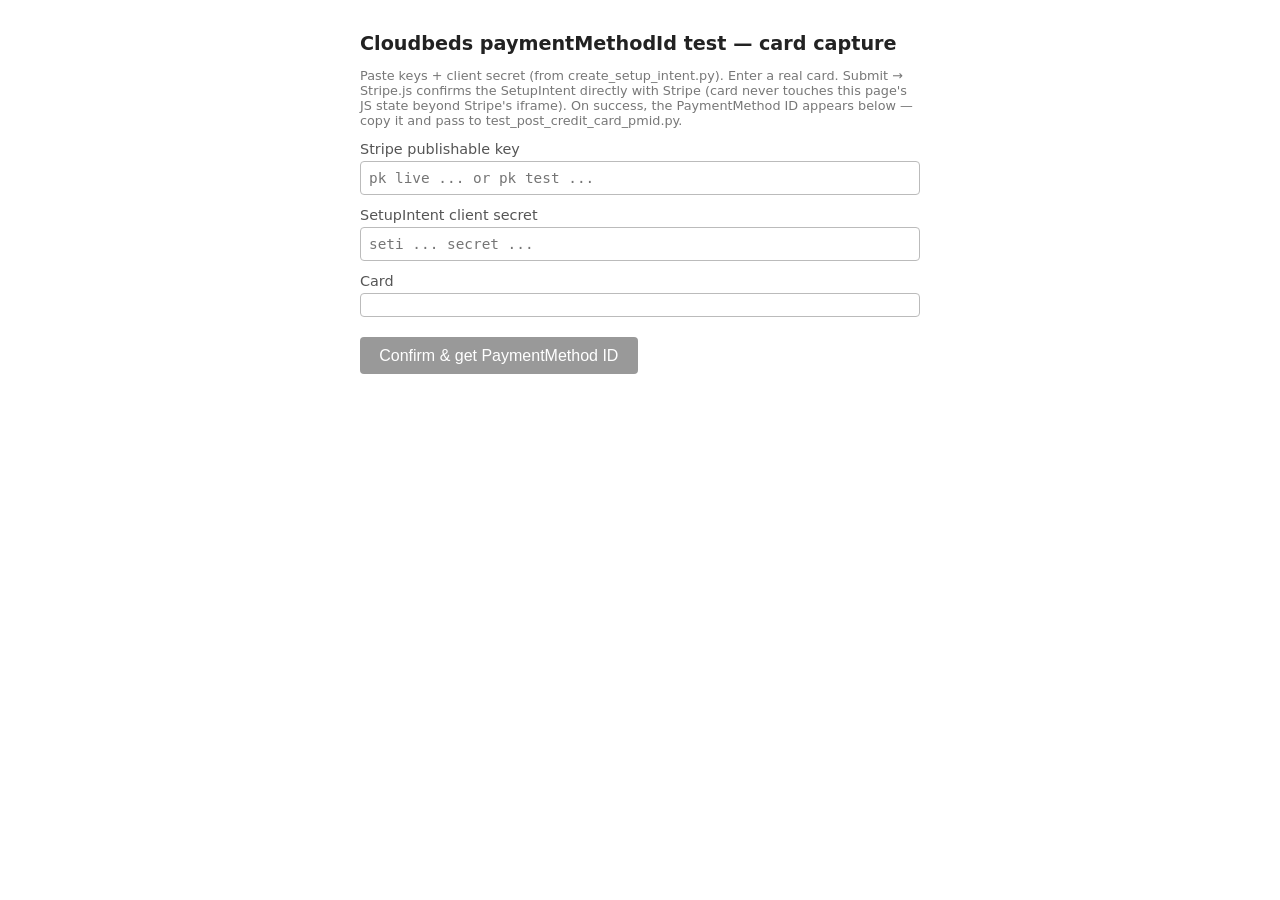
<file: backend/scripts/card_capture.html>
<!doctype html>
<html lang="en">
<head>
<meta charset="utf-8" />
<title>Cloudbeds paymentMethodId test — card capture</title>
<style>
  body { font-family: system-ui, sans-serif; max-width: 560px; margin: 2rem auto; padding: 0 1rem; color: #222; }
  h1 { font-size: 1.2rem; }
  label { display: block; margin: 0.75rem 0 0.25rem; font-size: 0.9rem; color: #555; }
  input[type=text], textarea {
    width: 100%; padding: 0.5rem; font-family: monospace; font-size: 0.9rem;
    border: 1px solid #bbb; border-radius: 4px; box-sizing: border-box;
  }
  #card-element { padding: 0.7rem; border: 1px solid #bbb; border-radius: 4px; background: #fff; }
  button {
    margin-top: 1rem; padding: 0.6rem 1.2rem; font-size: 1rem; cursor: pointer;
    background: #2c7be5; color: #fff; border: 0; border-radius: 4px;
  }
  button:disabled { background: #999; cursor: not-allowed; }
  #status { margin-top: 1rem; padding: 0.7rem; border-radius: 4px; font-family: monospace; font-size: 0.9rem; white-space: pre-wrap; word-break: break-all; display: none; }
  #status.ok { background: #d4f5d4; color: #1a5e1a; display: block; }
  #status.err { background: #fadada; color: #8a1c1c; display: block; }
  .pm-id { font-size: 1.1rem; font-weight: bold; user-select: all; }
  .hint { font-size: 0.8rem; color: #777; margin-top: 0.25rem; }
</style>
</head>
<body>

<h1>Cloudbeds paymentMethodId test — card capture</h1>
<p class="hint">
  Paste keys + client secret (from create_setup_intent.py). Enter a real card.
  Submit → Stripe.js confirms the SetupIntent directly with Stripe (card never
  touches this page's JS state beyond Stripe's iframe). On success, the
  PaymentMethod ID appears below — copy it and pass to test_post_credit_card_pmid.py.
</p>

<label for="pk">Stripe publishable key</label>
<input type="text" id="pk" placeholder="pk_live_... or pk_test_..." />

<label for="cs">SetupIntent client secret</label>
<input type="text" id="cs" placeholder="seti_..._secret_..." />

<label for="card-element">Card</label>
<div id="card-element"></div>
<div class="hint" id="card-error" style="color:#8a1c1c;"></div>

<button id="submit-btn" disabled>Confirm & get PaymentMethod ID</button>

<div id="status"></div>

<script src="https://js.stripe.com/v3/"></script>
<script>
  // Pre-fill from URL params if create_setup_intent.py gave us a shortcut.
  (function prefill() {
    const params = new URLSearchParams(window.location.search);
    const pk = params.get("pk");
    const cs = params.get("cs");
    if (pk) document.getElementById("pk").value = pk;
    if (cs) document.getElementById("cs").value = cs;
  })();

  let stripe = null;
  let elements = null;
  let cardElement = null;

  function tryInit() {
    const pk = document.getElementById("pk").value.trim();
    if (!pk) return;
    if (stripe) return; // already initialized
    try {
      stripe = Stripe(pk);
      elements = stripe.elements();
      cardElement = elements.create("card", { hidePostalCode: false });
      cardElement.mount("#card-element");
      cardElement.on("change", (e) => {
        const errEl = document.getElementById("card-error");
        errEl.textContent = e.error ? e.error.message : "";
        document.getElementById("submit-btn").disabled = !e.complete || !document.getElementById("cs").value.trim();
      });
    } catch (err) {
      showStatus("err", "Could not initialize Stripe.js — check the publishable key. " + err.message);
    }
  }

  document.getElementById("pk").addEventListener("input", tryInit);
  document.getElementById("cs").addEventListener("input", () => {
    // Re-evaluate submit-enabled state when client secret is typed
    const event = new Event("change");
    if (cardElement) cardElement._invokeChangeListener && cardElement._invokeChangeListener();
    // Simpler: just enable when both fields present + card looks valid
    const cs = document.getElementById("cs").value.trim();
    const cardOk = document.getElementById("card-error").textContent === "";
    document.getElementById("submit-btn").disabled = !(cs && cardOk && stripe);
  });
  tryInit(); // try with any prefilled value

  function showStatus(kind, text) {
    const s = document.getElementById("status");
    s.className = kind;
    s.textContent = text;
  }

  document.getElementById("submit-btn").addEventListener("click", async () => {
    const cs = document.getElementById("cs").value.trim();
    if (!stripe || !cs) {
      showStatus("err", "Need both publishable key and client secret.");
      return;
    }
    document.getElementById("submit-btn").disabled = true;
    showStatus("ok", "Confirming SetupIntent with Stripe ...");
    try {
      const result = await stripe.confirmCardSetup(cs, {
        payment_method: { card: cardElement },
      });
      if (result.error) {
        showStatus("err", "Stripe error: " + result.error.message);
        document.getElementById("submit-btn").disabled = false;
        return;
      }
      const pm = result.setupIntent && result.setupIntent.payment_method;
      if (!pm) {
        showStatus("err", "No payment_method on the confirmed SetupIntent: " + JSON.stringify(result.setupIntent));
        return;
      }
      showStatus("ok",
        "SUCCESS\n\nPaymentMethod ID:\n  " + pm + "\n\n" +
        "Next: in your terminal, run\n" +
        "  PM_ID=" + pm + " .venv/Scripts/python.exe scripts/test_post_credit_card_pmid.py"
      );
      // Make the PM ID the easy-copy text
      const s = document.getElementById("status");
      s.innerHTML = s.textContent.replace(pm, '<span class="pm-id">' + pm + '</span>');
    } catch (err) {
      showStatus("err", "Unexpected error: " + (err && err.message ? err.message : err));
      document.getElementById("submit-btn").disabled = false;
    }
  });
</script>

</body>
</html>
</file>
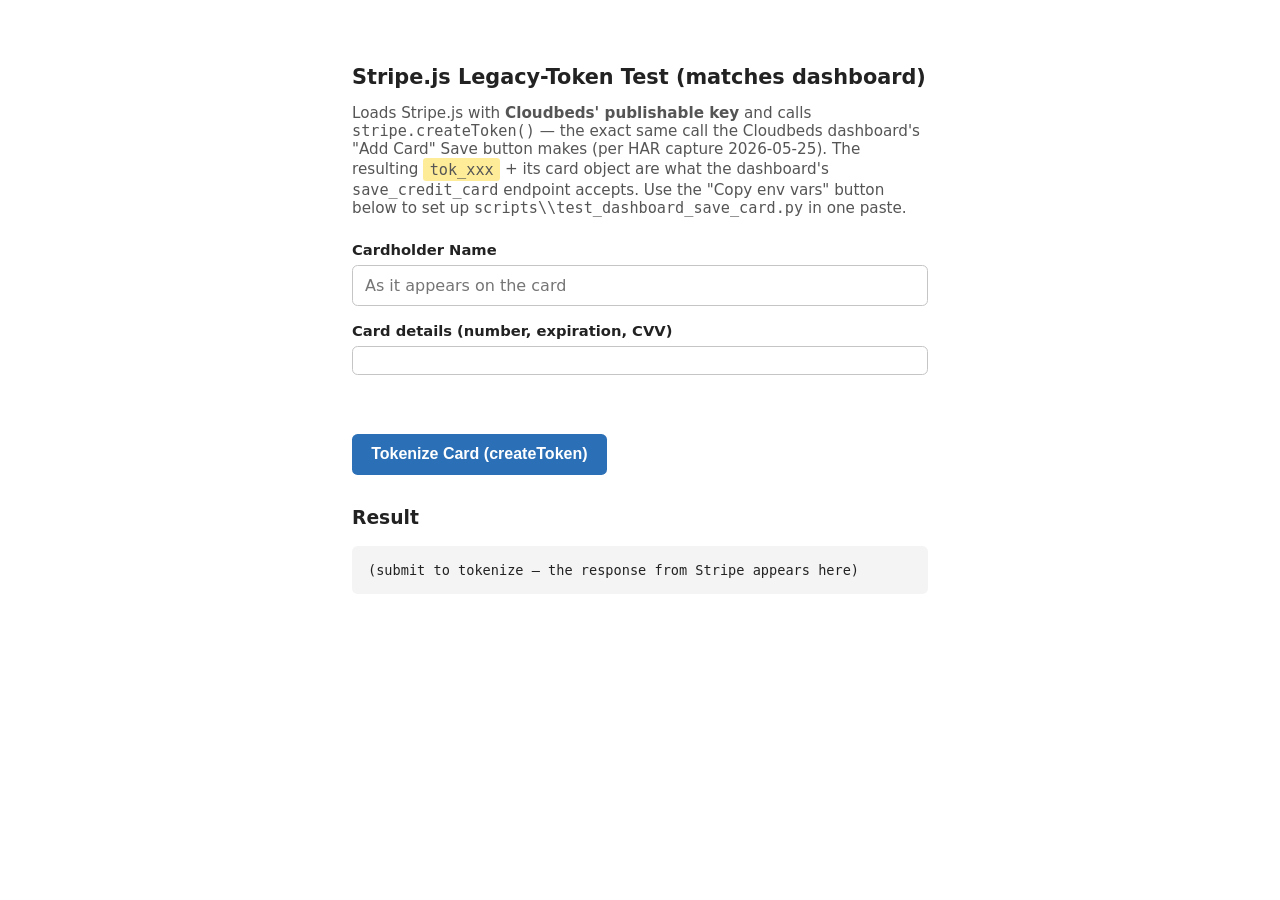
<file: backend/scripts/stripe_tokenize_test.html>
<!doctype html>
<html lang="en">
<head>
  <meta charset="utf-8" />
  <title>Stripe.js tokenization test (using Cloudbeds' publishable key)</title>
  <meta name="viewport" content="width=device-width, initial-scale=1" />
  <script src="https://js.stripe.com/v3/"></script>
  <style>
    body { font-family: -apple-system, BlinkMacSystemFont, "Segoe UI", system-ui, sans-serif;
           max-width: 36rem; margin: 2rem auto; padding: 1rem; color: #222; }
    h2 { font-size: 1.3rem; margin-bottom: 0.3rem; }
    .blurb { color: #555; font-size: .95rem; margin-bottom: 1.5rem; }
    .form-row { margin: 1rem 0; }
    label { display: block; margin-bottom: 0.4rem; font-weight: 600; font-size: .92rem; }
    input.txt, #card-element {
        width: 100%; padding: .65rem .75rem; box-sizing: border-box;
        border: 1px solid #c5c5c5; border-radius: .35rem; background: white;
        font-family: inherit; font-size: 1rem;
    }
    #card-element { padding: .85rem .75rem; }
    button { padding: .7rem 1.2rem; font-size: 1rem; font-weight: 600;
             background: #2b6fb6; color: white; border: 0; border-radius: .35rem;
             cursor: pointer; margin-top: 1rem; }
    button:disabled { background: #888; cursor: default; }
    pre { background: #f4f4f4; padding: 1rem; border-radius: .35rem;
          overflow: auto; font-size: .85rem; white-space: pre-wrap; word-break: break-all; }
    .ok { color: #0a7d2f; font-weight: 600; }
    .err { color: #b00020; font-weight: 600; }
    .pm-id { display: inline-block; background: #ffec99; padding: .15rem .4rem; border-radius: .2rem; font-family: monospace; }
  </style>
</head>
<body>
  <h2>Stripe.js Legacy-Token Test (matches dashboard)</h2>
  <p class="blurb">
    Loads Stripe.js with <strong>Cloudbeds' publishable key</strong>
    and calls <code>stripe.createToken()</code> — the exact same call the
    Cloudbeds dashboard's "Add Card" Save button makes (per HAR capture
    2026-05-25). The resulting <span class="pm-id">tok_xxx</span> + its
    card object are what the dashboard's <code>save_credit_card</code>
    endpoint accepts. Use the "Copy env vars" button below to set up
    <code>scripts\\test_dashboard_save_card.py</code> in one paste.
  </p>

  <div class="form-row">
    <label for="cardholder-name">Cardholder Name</label>
    <input type="text" id="cardholder-name" class="txt" placeholder="As it appears on the card" />
  </div>

  <div class="form-row">
    <label for="card-element">Card details (number, expiration, CVV)</label>
    <div id="card-element"><!-- Stripe Elements mounts here --></div>
    <div id="card-errors" class="err" style="margin-top:.5rem; min-height:1.2em;" role="alert"></div>
  </div>

  <button id="submit-btn" type="button">Tokenize Card (createToken)</button>

  <h3 style="margin-top:2rem;">Result</h3>
  <div id="result-status"></div>
  <pre id="result-detail">(submit to tokenize — the response from Stripe appears here)</pre>
  <button id="copy-env-btn" type="button" style="display:none; background:#0a7d2f;">Copy env vars for test_dashboard_save_card.py</button>

  <script>
    // Cloudbeds' publishable key, extracted from the dashboard's Stripe
    // Elements iframe src (2026-05-24). This is Cloudbeds' PLATFORM
    // publishable key. HAR capture (2026-05-25) of the dashboard's
    // working save_credit_card flow showed the dashboard tokenizes on
    // the PLATFORM account (no stripeAccount override) — our earlier
    // theory that the connected sub-account was needed was wrong. We
    // match the dashboard's exact behavior here.
    const CLOUDBEDS_STRIPE_PK = 'pk_live_51GxYvfCkb5UaC5yLKjotmnTBp7MYbmiTqeNvDluaevZJ7xSsbL7RC4f3ZQdglMa9IVY6iPkpfDCdSJGrgdiyvuRo00jZpsTHkv';

    const stripe = Stripe(CLOUDBEDS_STRIPE_PK);
    const elements = stripe.elements();
    const cardElement = elements.create('card', {
      style: {
        base: {
          fontFamily: '"Segoe UI", system-ui, sans-serif',
          fontSize: '15px',
          color: '#222',
          '::placeholder': { color: '#888' },
        },
      },
    });
    cardElement.mount('#card-element');

    const errors = document.getElementById('card-errors');
    cardElement.on('change', (event) => {
      errors.textContent = event.error ? event.error.message : '';
    });

    const btn = document.getElementById('submit-btn');
    const copyBtn = document.getElementById('copy-env-btn');
    // Stash the most recent token result so the copy-env button can find it.
    let lastToken = null;

    btn.addEventListener('click', async () => {
      const name = document.getElementById('cardholder-name').value.trim();
      const statusEl = document.getElementById('result-status');
      const detailEl = document.getElementById('result-detail');

      btn.disabled = true;
      btn.textContent = 'Tokenizing...';
      statusEl.textContent = '';
      detailEl.textContent = '';
      copyBtn.style.display = 'none';
      lastToken = null;

      try {
        // The Cloudbeds dashboard uses stripe.createToken() (legacy token),
        // NOT stripe.createPaymentMethod(). Their save_credit_card endpoint
        // takes the tok_xxx id + the token's `card` sub-object as form
        // fields. Match exactly.
        const tokenArgs = name ? { name } : {};
        const { token, error } = await stripe.createToken(cardElement, tokenArgs);

        if (error) {
          statusEl.innerHTML = '<span class="err">FAILED.</span> Stripe returned an error:';
          detailEl.textContent = JSON.stringify(error, null, 2);
        } else {
          lastToken = token;
          statusEl.innerHTML = '<span class="ok">SUCCESS.</span> Token ID: '
            + '<span class="pm-id">' + token.id + '</span> '
            + '(use the green button below to copy env vars for the test script)';
          detailEl.textContent = JSON.stringify(token, null, 2);
          copyBtn.style.display = 'inline-block';
        }
      } catch (ex) {
        statusEl.innerHTML = '<span class="err">EXCEPTION.</span> Unhandled error from Stripe.js:';
        detailEl.textContent = (ex && ex.message) ? ex.message : String(ex);
      } finally {
        btn.disabled = false;
        btn.textContent = 'Tokenize Card (createToken)';
      }
    });

    copyBtn.addEventListener('click', async () => {
      if (!lastToken) return;
      // Produce a cmd-pasteable block. The card-object JSON is stringified
      // on one line so set quoting works in cmd. The test script parses
      // it with json.loads().
      const cardJson = JSON.stringify(lastToken.card);
      // cmd's `set` doesn't like literal quotes; escape with backslash-quote
      // for clipboard, which the user can paste directly.
      const block = [
        'set TEST_TOKEN_ID=' + lastToken.id,
        'set TEST_TOKEN_CARD_JSON=' + cardJson,
      ].join('\n');
      try {
        await navigator.clipboard.writeText(block);
        copyBtn.textContent = 'Copied! Paste in your cmd shell, then run the test.';
        setTimeout(() => {
          copyBtn.textContent = 'Copy env vars for test_dashboard_save_card.py';
        }, 4000);
      } catch (ex) {
        // Clipboard write can fail in some browsers without HTTPS/permissions.
        // Fall back to a manual copy via prompt().
        prompt('Copy the block below manually:', block);
      }
    });
  </script>
</body>
</html>
</file>
